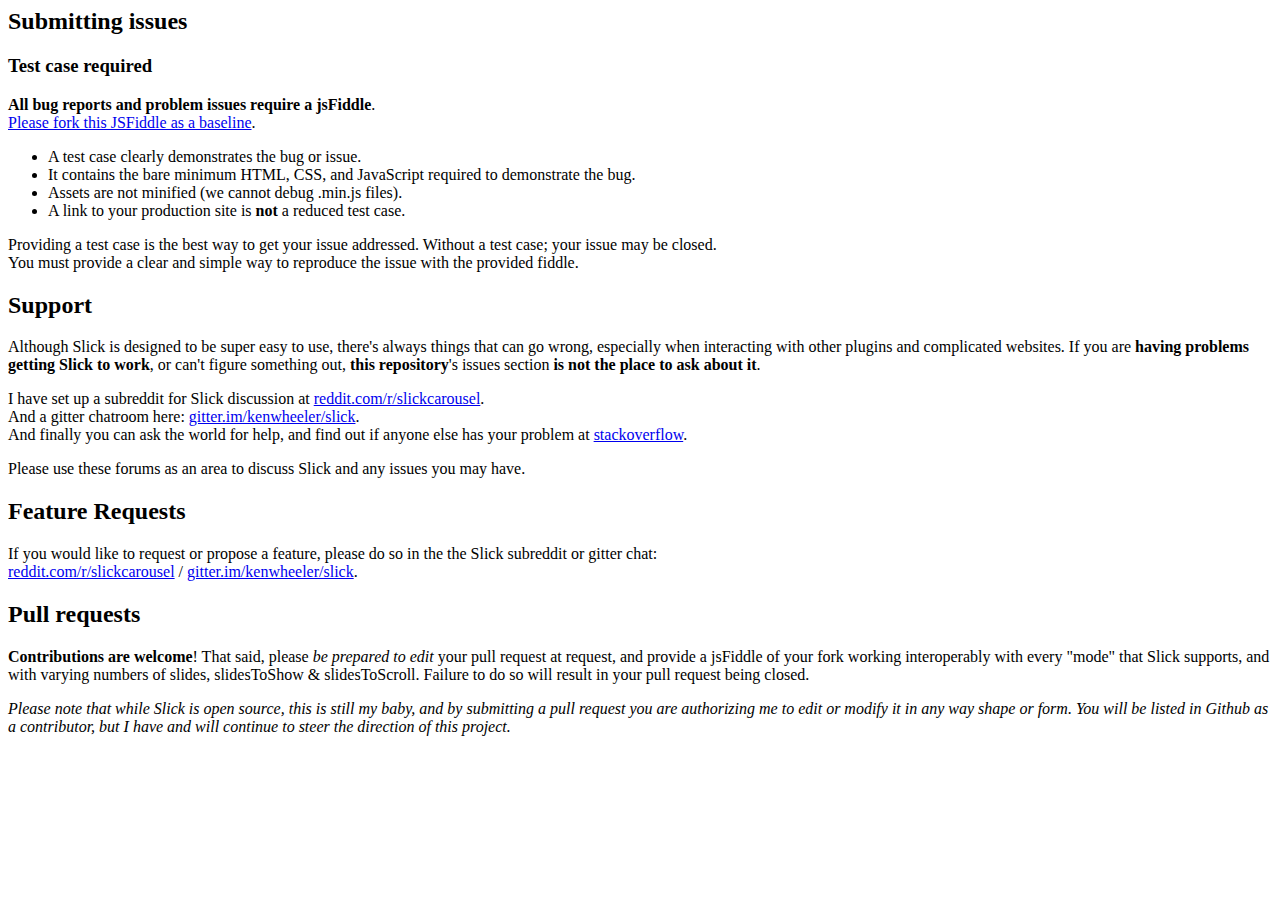
<file: slick-1.8.1/CONTRIBUTING.html>
<html>
      <head>
        <meta charset="UTF-8">
        <title>CONTRIBUTING.markdown</title>
      </head>
      <body>
        <h2 id="submitting-issues">Submitting issues</h2>
<h3 id="test-case-required">Test case required</h3>
<p><strong>All bug reports and problem issues require a jsFiddle</strong>.<br><a href="http://jsfiddle.net/simeydotme/fmo50w7n/">Please fork this JSFiddle as a baseline</a>.</p>
<ul>
<li>A test case clearly demonstrates the bug or issue.</li>
<li>It contains the bare minimum HTML, CSS, and JavaScript required to demonstrate the bug.</li>
<li>Assets are not minified (we cannot debug .min.js files).</li>
<li>A link to your production site is <strong>not</strong> a reduced test case.</li>
</ul>
<p>Providing a test case is the best way to get your issue addressed. Without a test case; your issue may be closed.<br>You must provide a clear and simple way to reproduce the issue with the provided fiddle.</p>
<h2 id="support">Support</h2>
<p>Although Slick is designed to be super easy to use, there&#39;s always things that can go wrong, especially when interacting with other plugins and complicated websites. If you are <strong>having problems getting Slick to work</strong>, or can&#39;t figure something out, <strong>this repository</strong>&#39;s issues section <strong>is not the place to ask about it</strong>.  </p>
<p>I have set up a subreddit for Slick discussion at <a href="http://www.reddit.com/r/slickcarousel/">reddit.com/r/slickcarousel</a>.<br>And a gitter chatroom here: <a href="https://gitter.im/kenwheeler/slick">gitter.im/kenwheeler/slick</a>.<br>And finally you can ask the world for help, and find out if anyone else has your problem at <a href="http://stackoverflow.com/search?q=slick+carousel">stackoverflow</a>.</p>
<p>Please use these forums as an area to discuss Slick and any issues you may have.</p>
<h2 id="feature-requests">Feature Requests</h2>
<p>If you would like to request or propose a feature, please do so in the the Slick subreddit or gitter chat:<br><a href="http://www.reddit.com/r/slickcarousel/">reddit.com/r/slickcarousel</a> / <a href="https://gitter.im/kenwheeler/slick">gitter.im/kenwheeler/slick</a>.</p>
<h2 id="pull-requests">Pull requests</h2>
<p><strong>Contributions are welcome</strong>! That said, please <em>be prepared to edit</em> your pull request at request, and provide a jsFiddle of your fork working interoperably with every &quot;mode&quot; that Slick supports, and with varying numbers of slides, slidesToShow &amp; slidesToScroll. Failure to do so will result in your pull request being closed.</p>
<p><em>Please note that while Slick is open source, this is still my baby, and by submitting a pull request you are authorizing me to edit or modify it in any way shape or form. You will be listed in Github as a contributor, but I have and will continue to steer the direction of this project.</em></p>

      </body>
    </html>
</file>
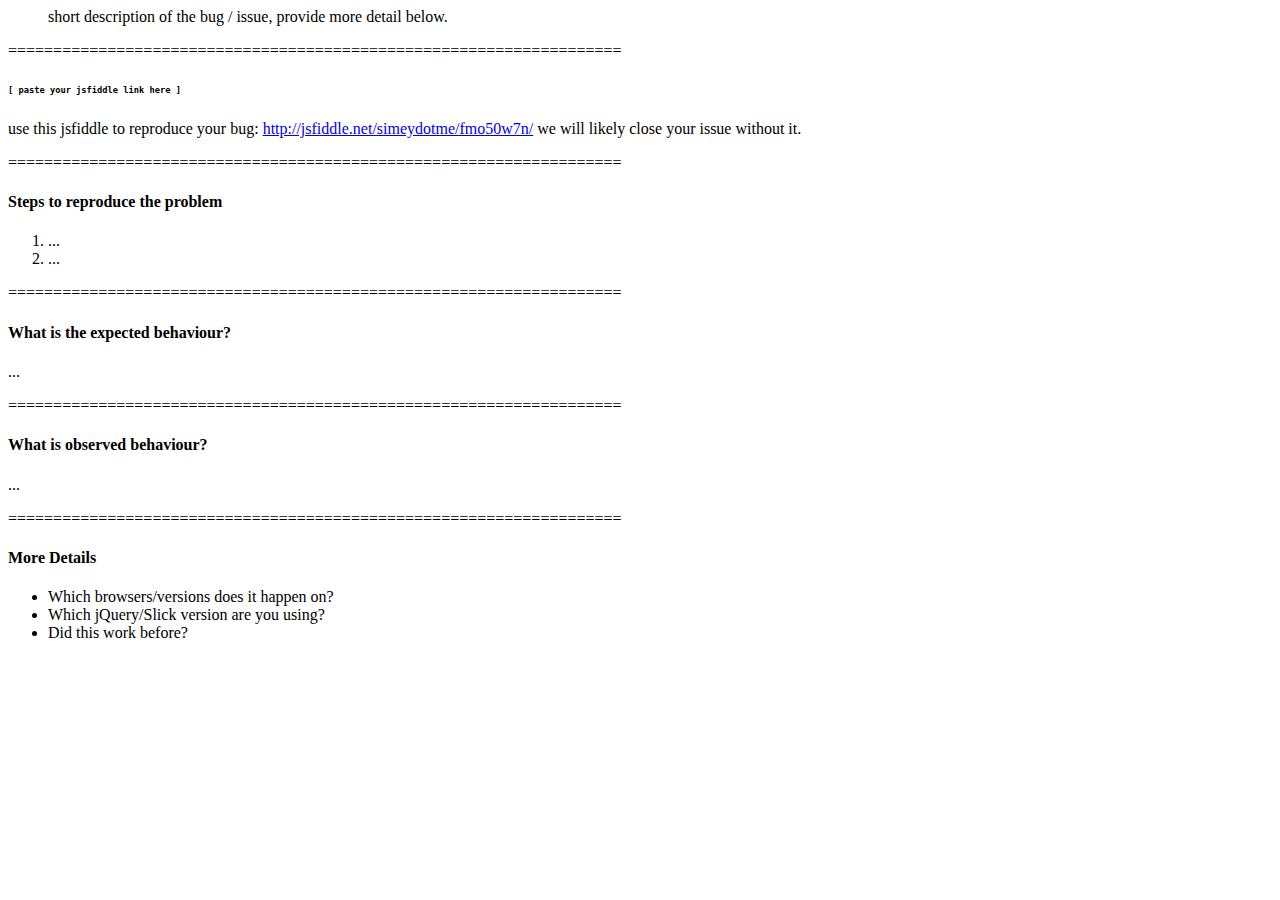
<file: slick-1.8.1/ISSUE_TEMPLATE.html>
<html>
      <head>
        <meta charset="UTF-8">
        <title>ISSUE_TEMPLATE.md</title>
      </head>
      <body>
        <blockquote>
<p>short description of the bug / issue, provide more detail below.</p>
</blockquote>
<p>====================================================================</p>
<h6 id="-paste-your-jsfiddle-link-here-"><code>[  paste your jsfiddle link here  ]</code></h6>
<p>use this jsfiddle to reproduce your bug: 
<a href="http://jsfiddle.net/simeydotme/fmo50w7n/">http://jsfiddle.net/simeydotme/fmo50w7n/</a> 
we will likely close your issue without it.</p>
<p>====================================================================</p>
<h4 id="steps-to-reproduce-the-problem">Steps to reproduce the problem</h4>
<ol>
<li>...  </li>
<li>...  </li>
</ol>
<p>====================================================================</p>
<h4 id="what-is-the-expected-behaviour-">What is the expected behaviour?</h4>
<p>...  </p>
<p>====================================================================</p>
<h4 id="what-is-observed-behaviour-">What is observed behaviour?</h4>
<p>...  </p>
<p>====================================================================</p>
<h4 id="more-details">More Details</h4>
<ul>
<li>Which browsers/versions does it happen on?</li>
<li>Which jQuery/Slick version are you using?</li>
<li>Did this work before?</li>
</ul>

      </body>
    </html>
</file>
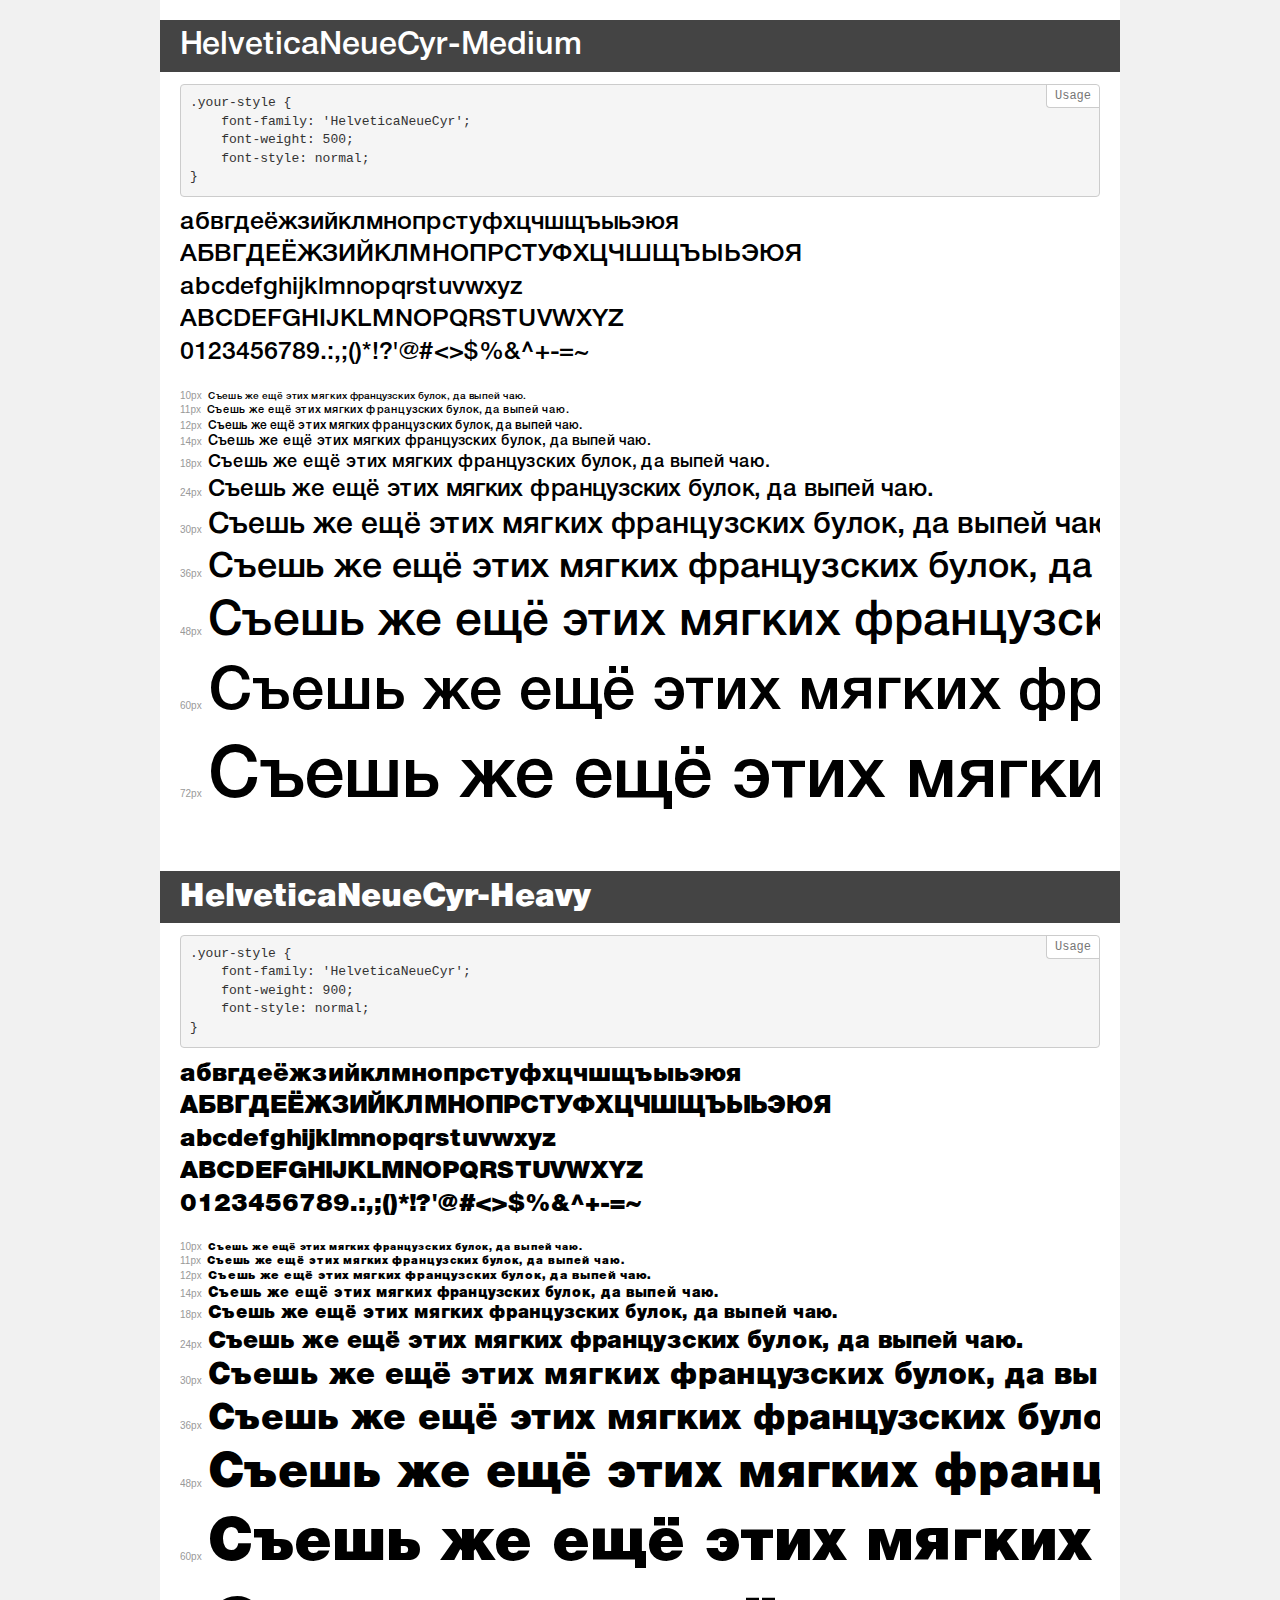
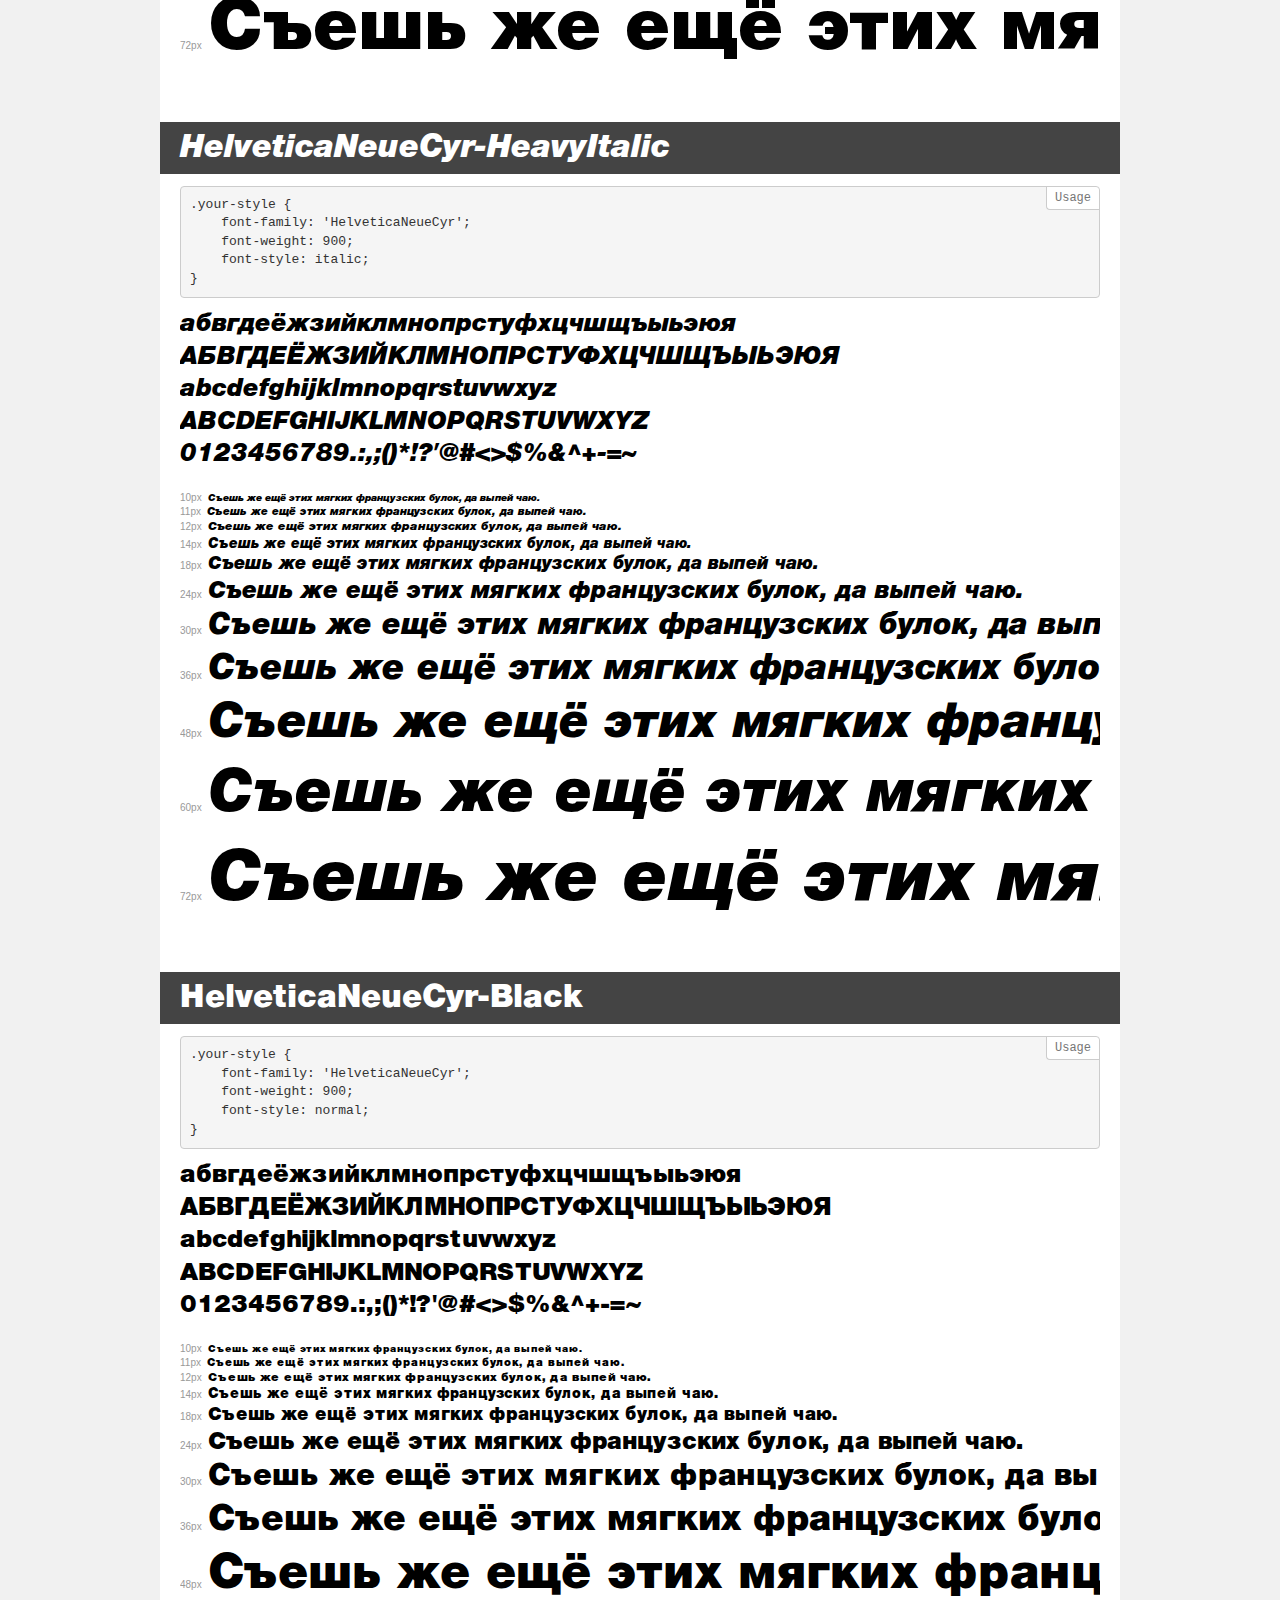
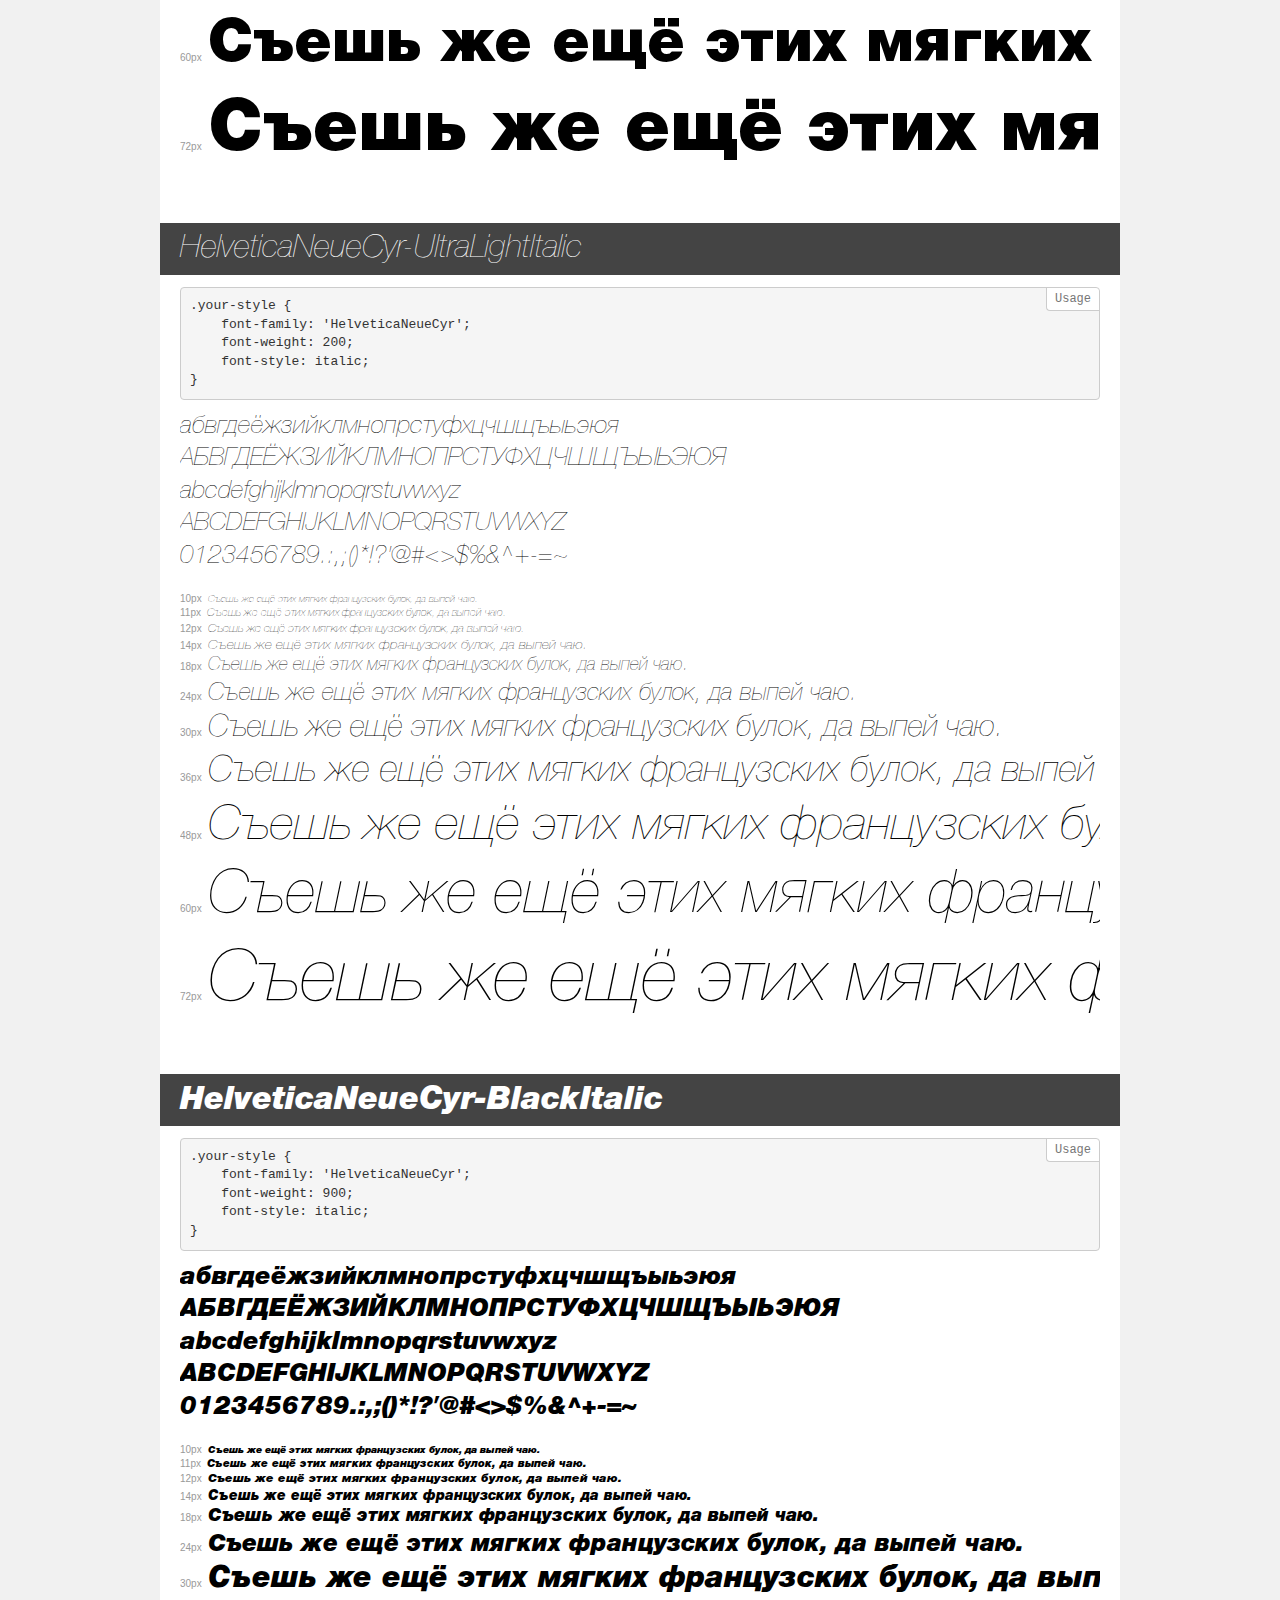
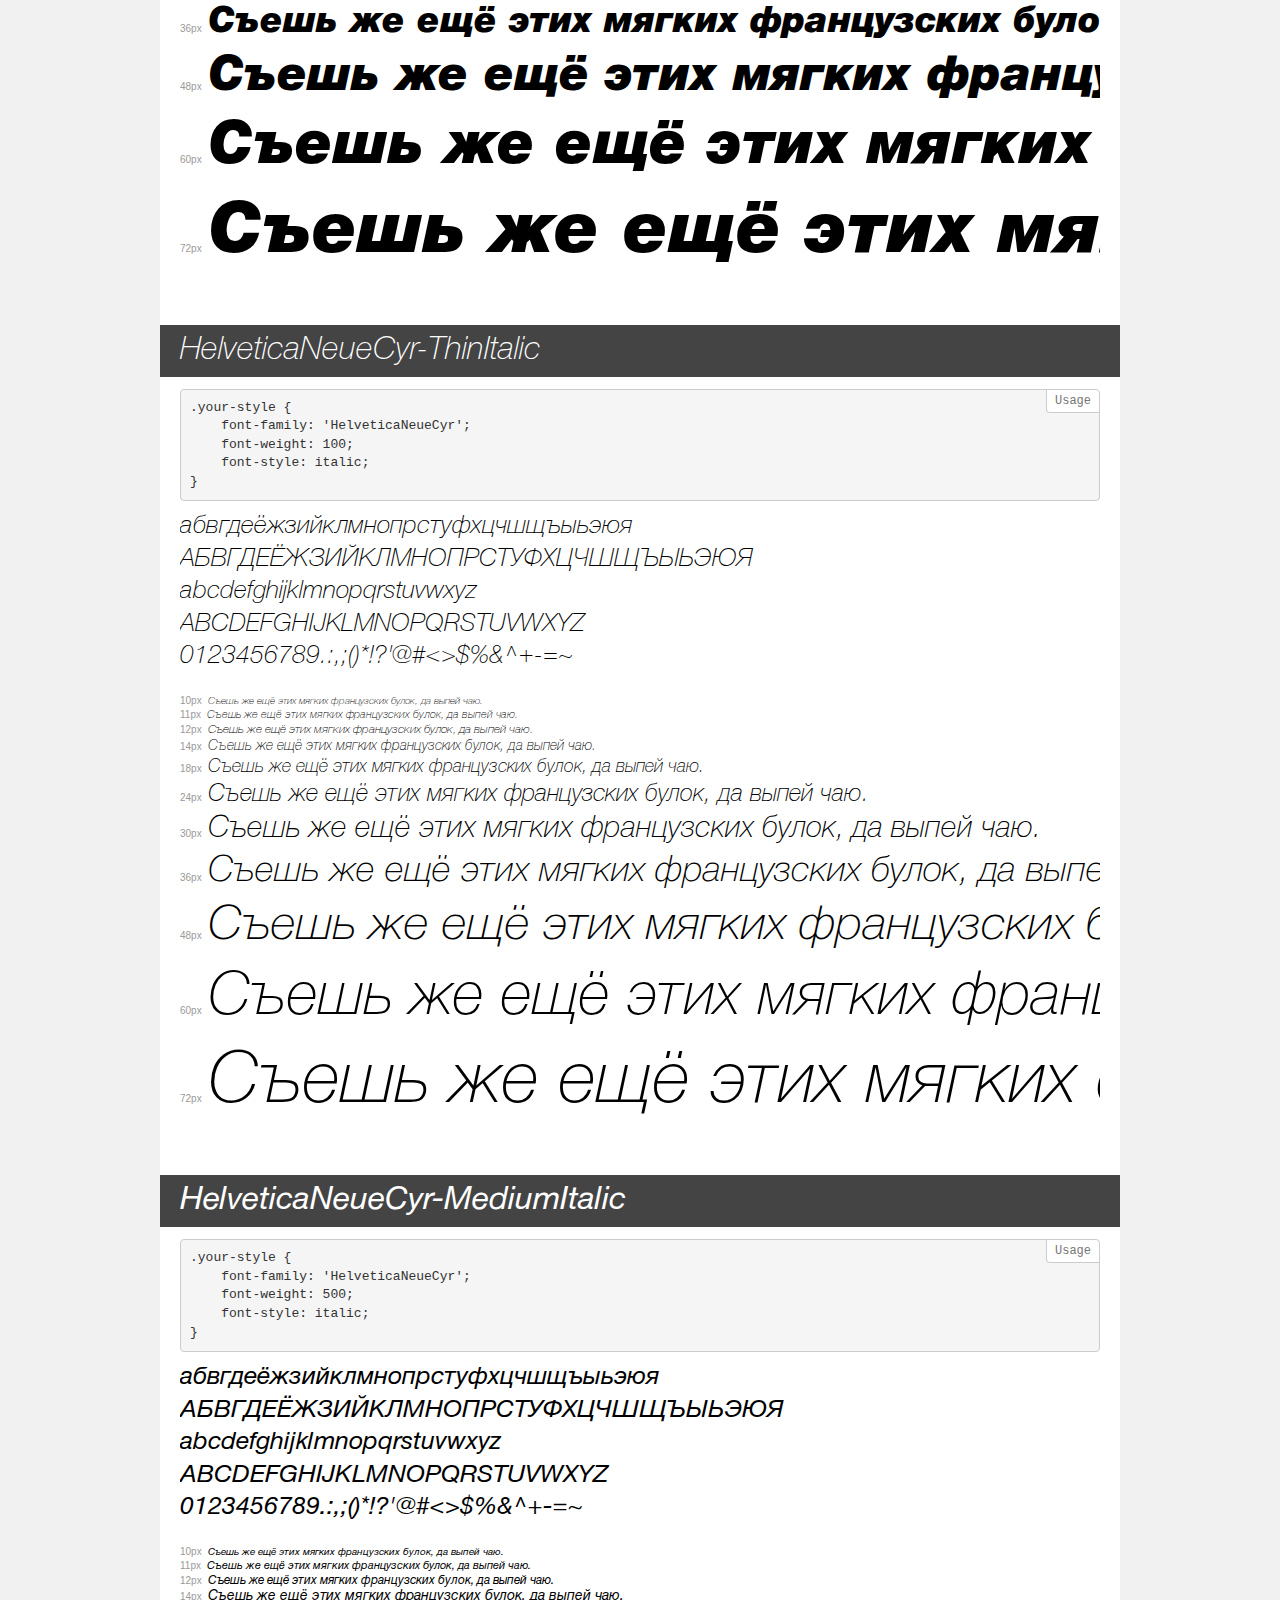
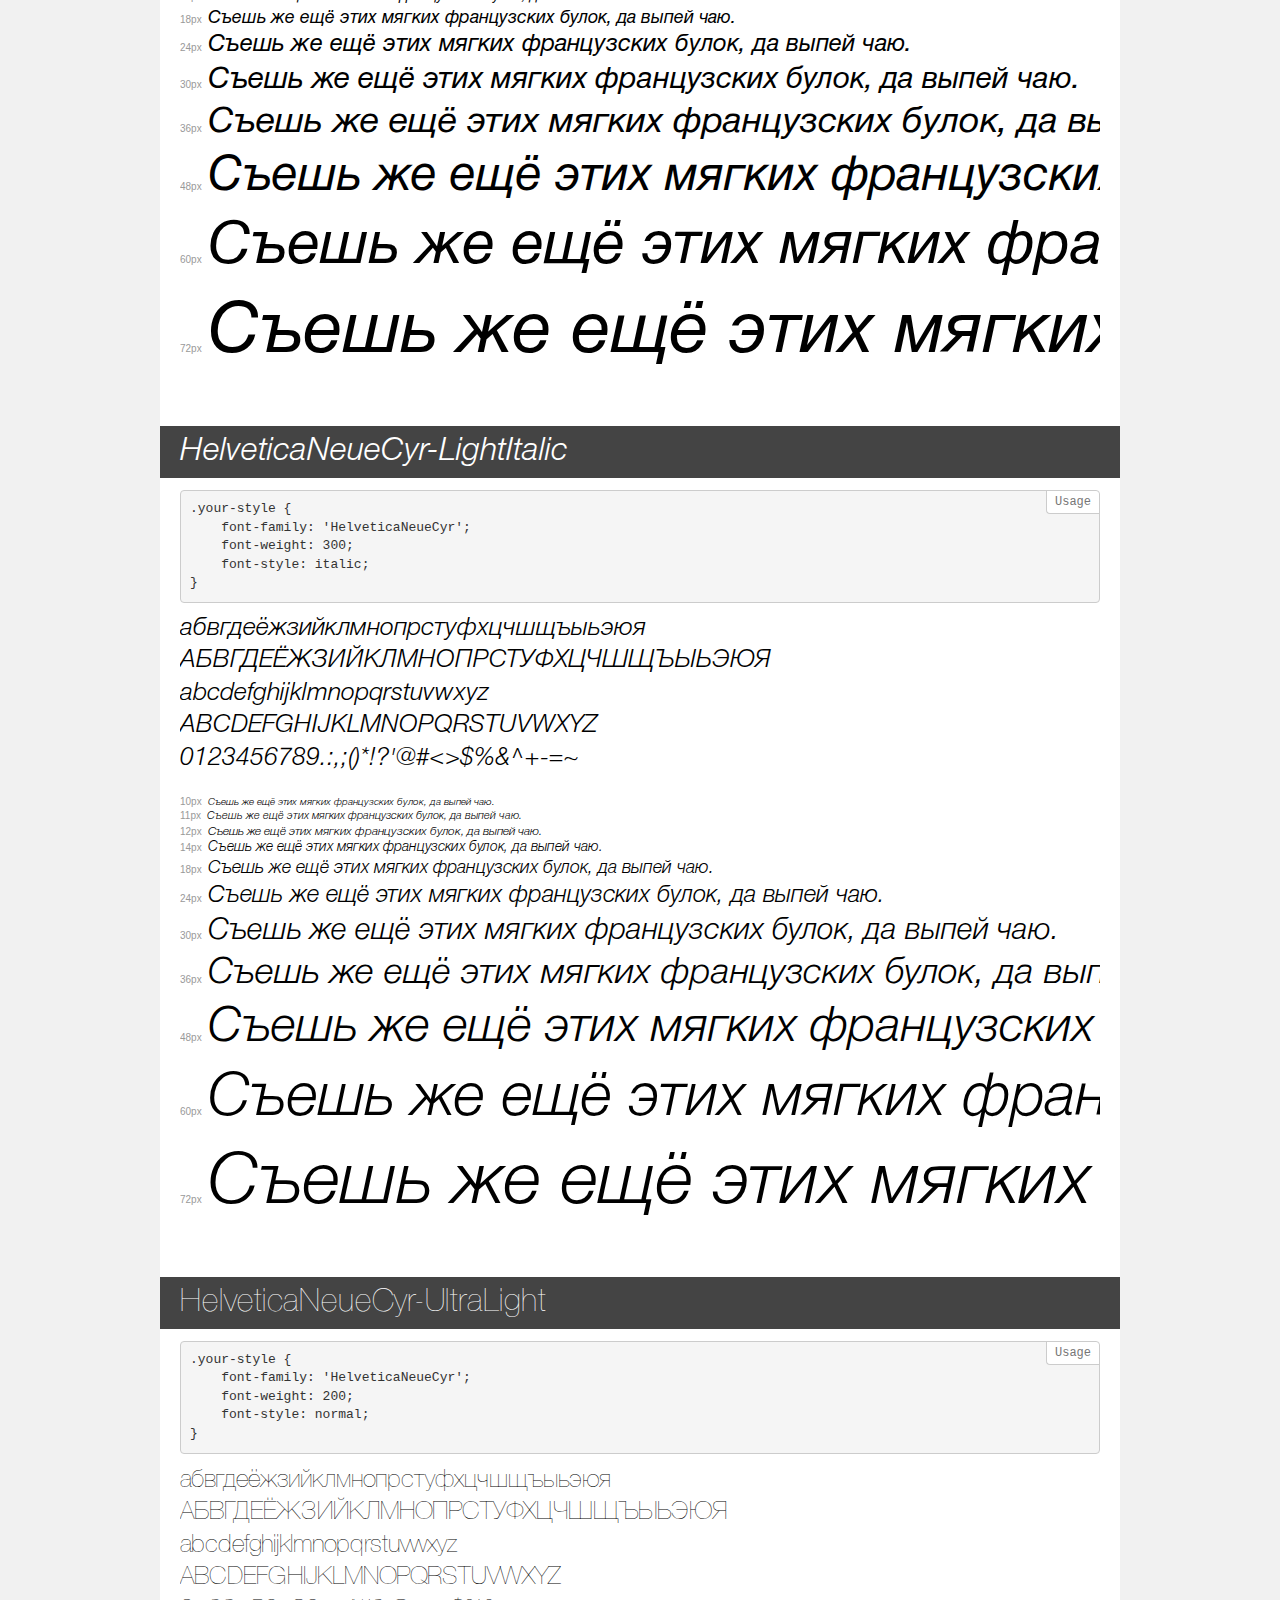
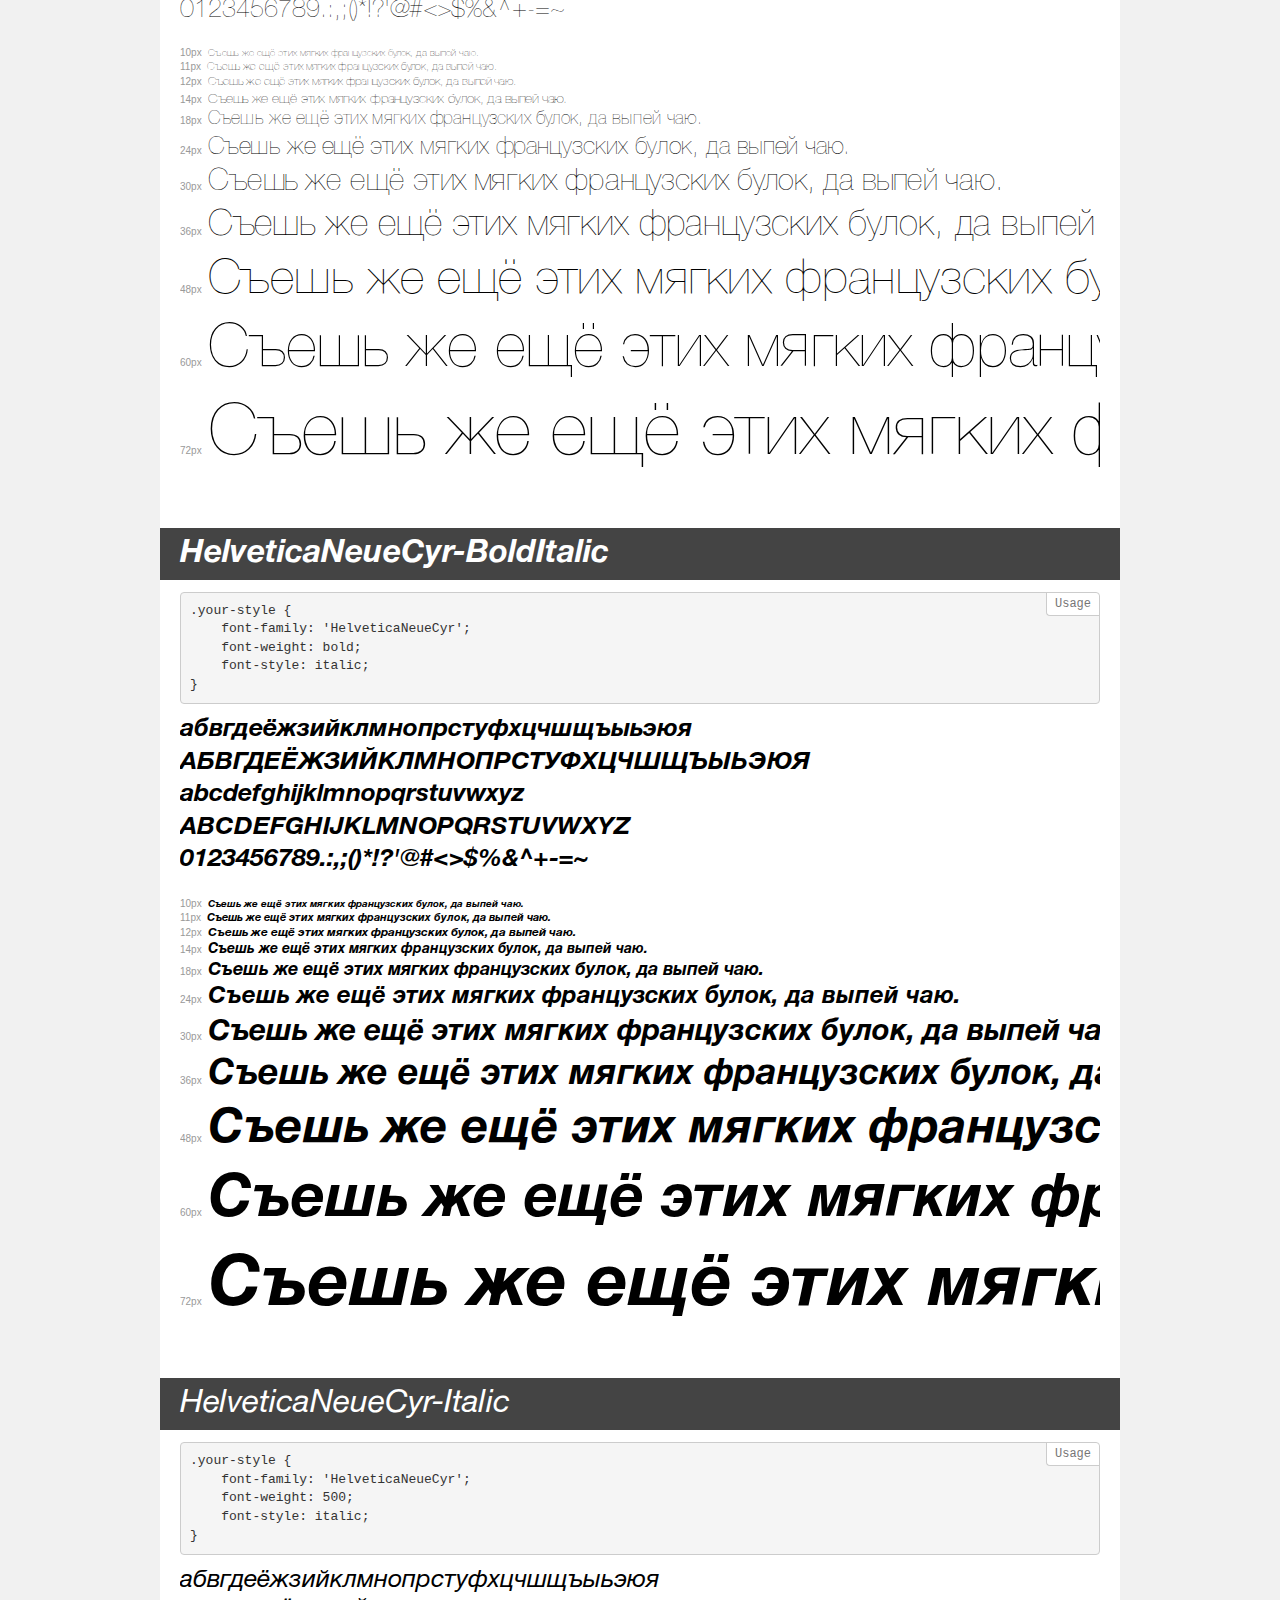
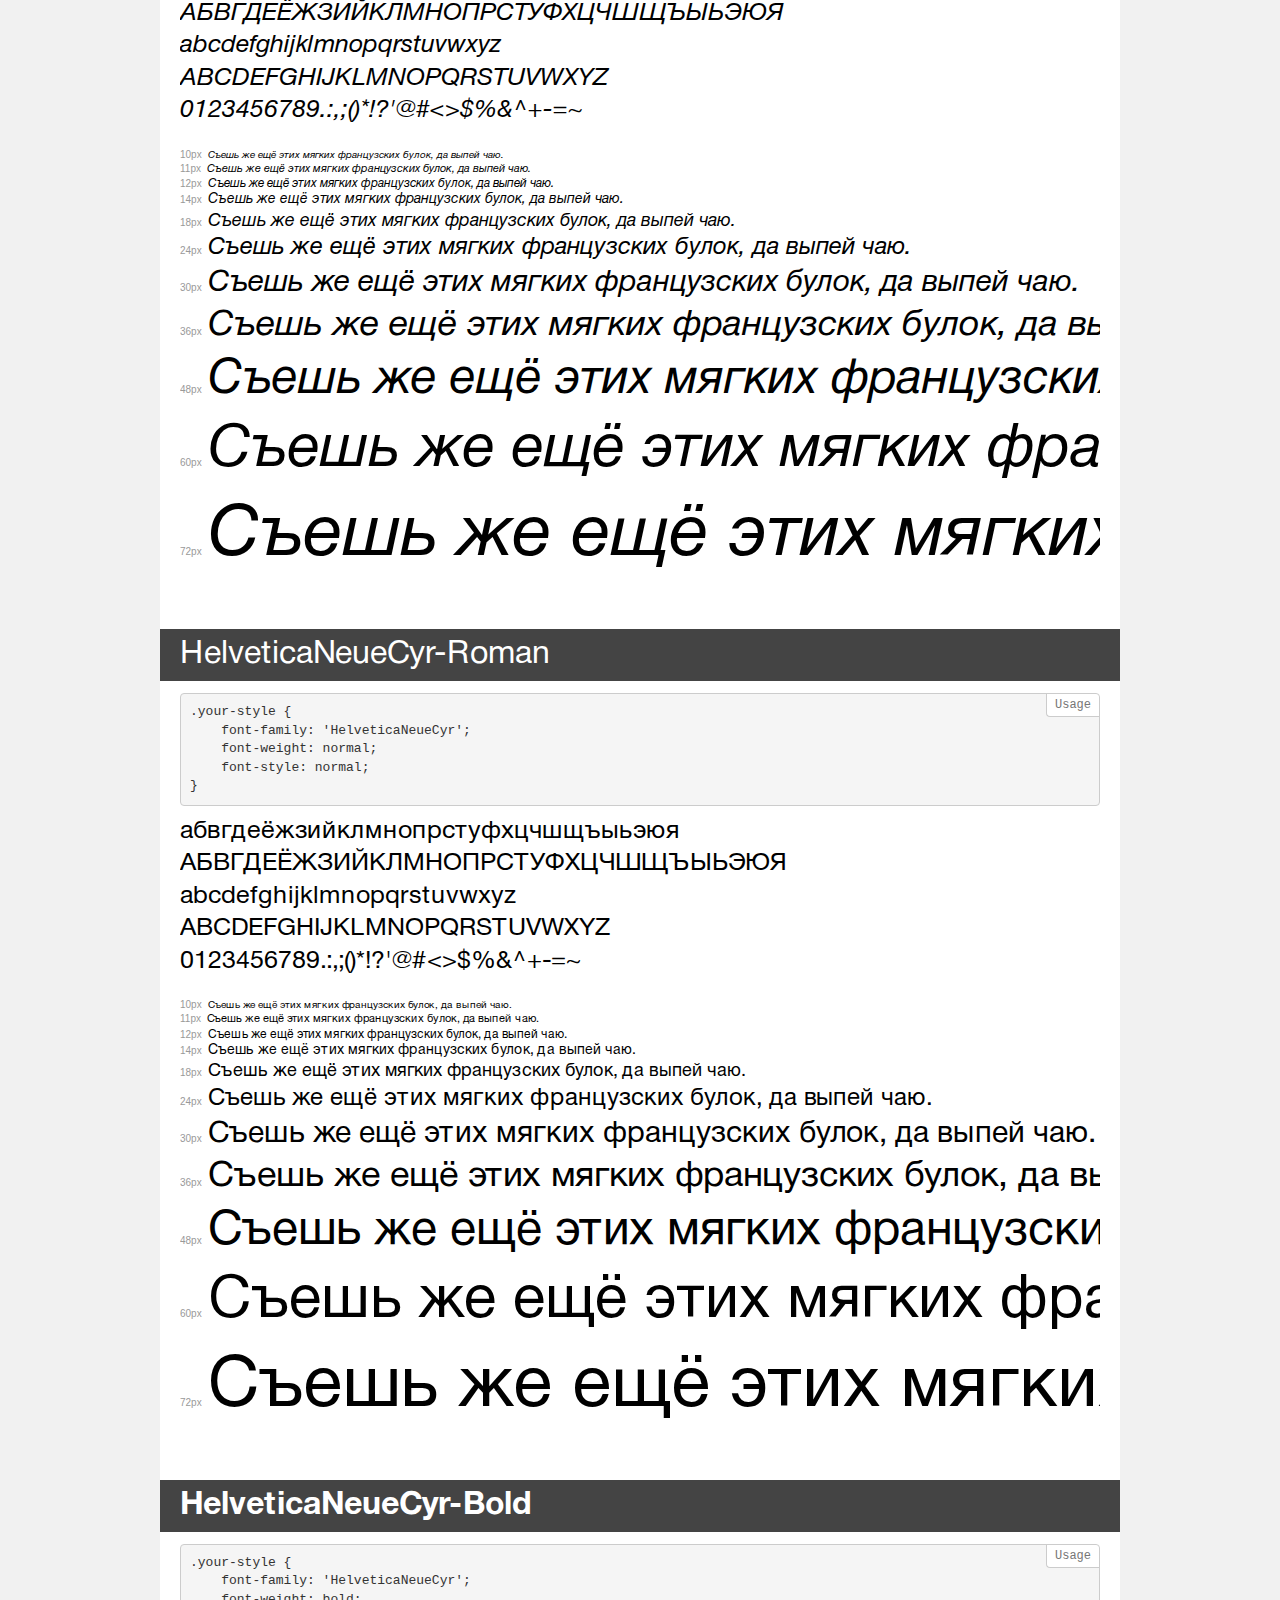
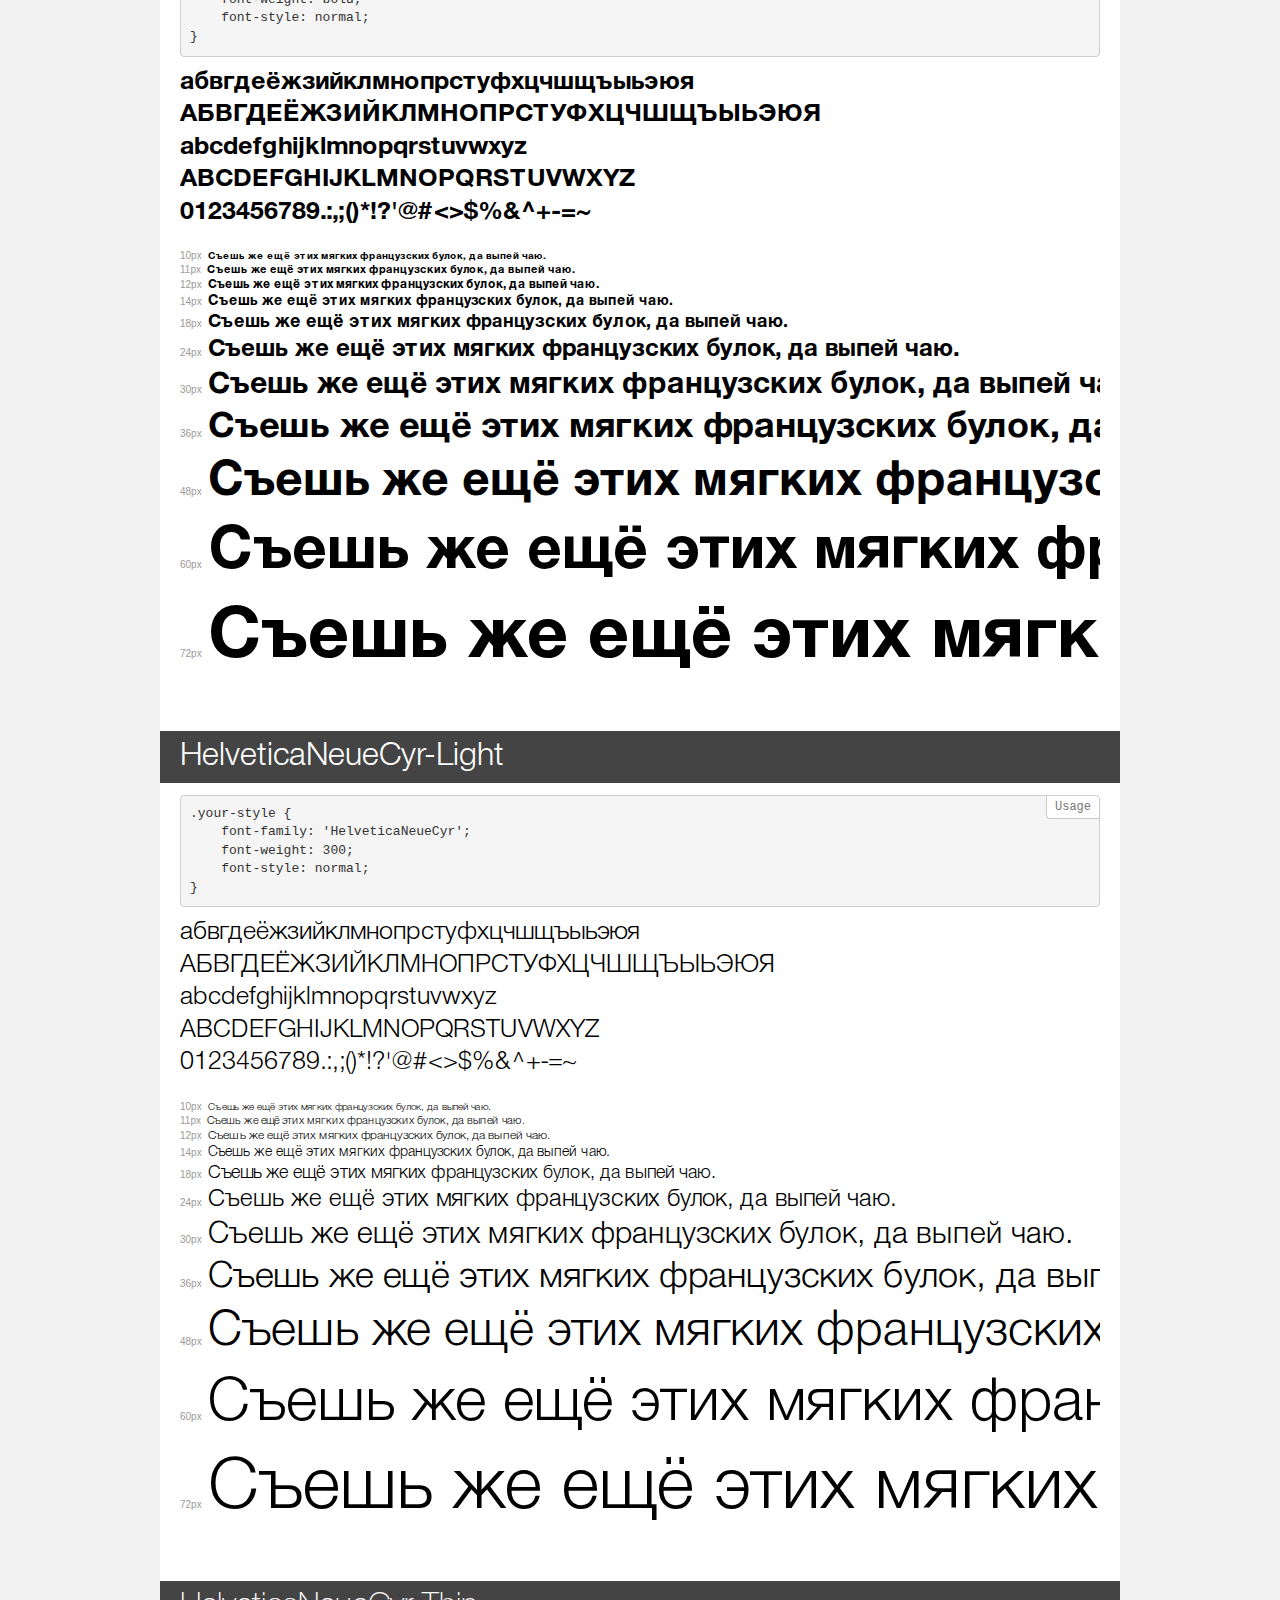
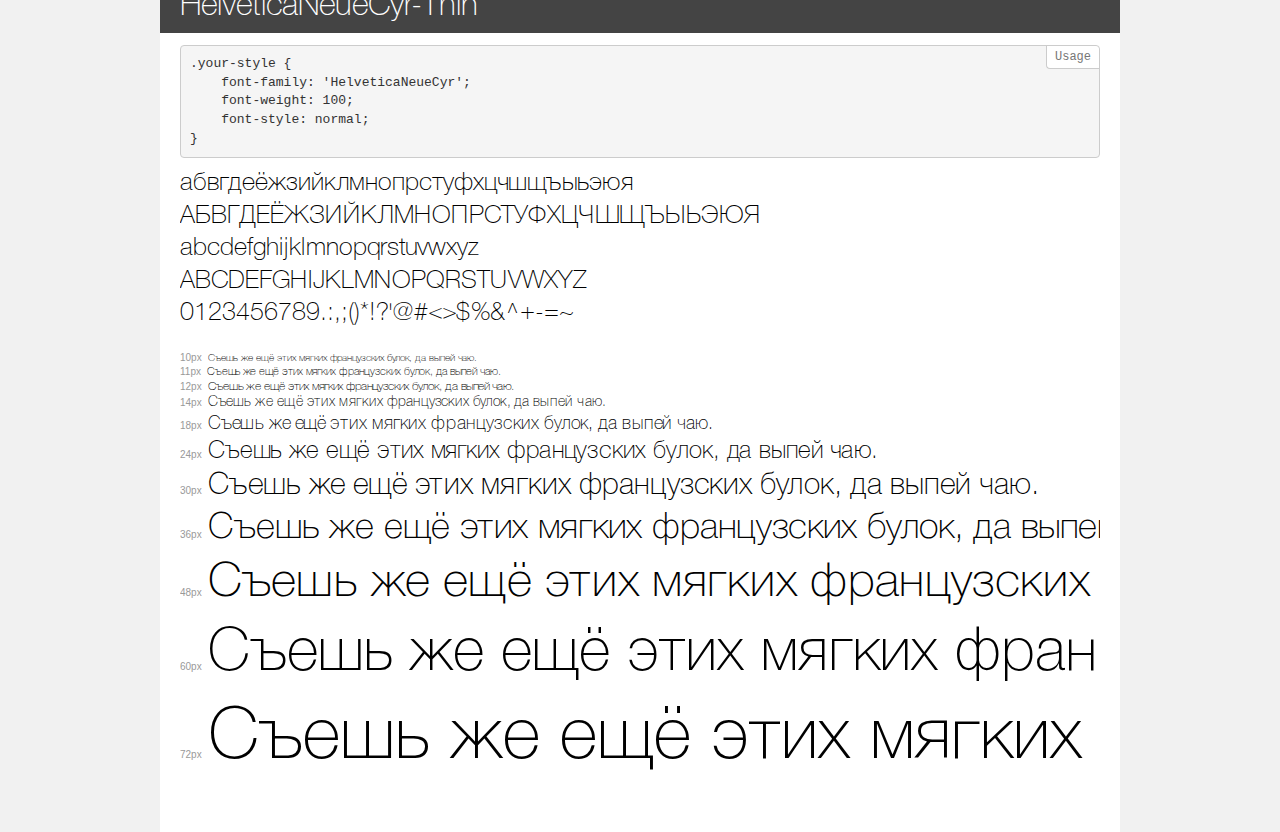
<file: fonts/HelveticaNeueCyr/demo.html>
<!DOCTYPE html>
<html>
<head>
	<meta charset="utf-8">
	<meta http-equiv="X-UA-Compatible" content="IE=edge">
	<meta name="viewport" content="width=device-width, initial-scale=1">
	<meta name="robots" content="noindex, noarchive">
	<title>Transfonter demo</title>
	<link href="stylesheet.css" rel="stylesheet">
	<style>
		/*
		http://meyerweb.com/eric/tools/css/reset/
		v2.0 | 20110126
		License: none (public domain)
		*/
		html, body, div, span, applet, object, iframe,
		h1, h2, h3, h4, h5, h6, p, blockquote, pre,
		a, abbr, acronym, address, big, cite, code,
		del, dfn, em, img, ins, kbd, q, s, samp,
		small, strike, strong, sub, sup, tt, var,
		b, u, i, center,
		dl, dt, dd, ol, ul, li,
		fieldset, form, label, legend,
		table, caption, tbody, tfoot, thead, tr, th, td,
		article, aside, canvas, details, embed,
		figure, figcaption, footer, header, hgroup,
		menu, nav, output, ruby, section, summary,
		time, mark, audio, video {
			margin: 0;
			padding: 0;
			border: 0;
			font-size: 100%;
			font: inherit;
			vertical-align: baseline;
		}
		/* HTML5 display-role reset for older browsers */
		article, aside, details, figcaption, figure,
		footer, header, hgroup, menu, nav, section {
			display: block;
		}
		body {
			line-height: 1;
		}
		ol, ul {
			list-style: none;
		}
		blockquote, q {
			quotes: none;
		}
		blockquote:before, blockquote:after,
		q:before, q:after {
			content: '';
			content: none;
		}
		table {
			border-collapse: collapse;
			border-spacing: 0;
		}
		/* common styles */
		body {
			background: #f1f1f1;
			color: #000;
		}
		.page {
			background: #fff;
			width: 920px;
			margin: 0 auto;
			padding: 20px 20px 0 20px;
			overflow: hidden;
		}
		.font-container {
			overflow-x: auto;
			overflow-y: hidden;
			margin-bottom: 40px;
			line-height: 1.3;
			white-space: nowrap;
			padding-bottom: 5px;
		}
		h1 {
			position: relative;
			background: #444;
			font-size: 32px;
			color: #fff;
			padding: 10px 20px;
			margin: 0 -20px 12px -20px;
		}
		.letters {
			font-size: 25px;
			margin-bottom: 20px;
		}
		.s10:before {
			content: '10px';
		}
		.s11:before {
			content: '11px';
		}
		.s12:before {
			content: '12px';
		}
		.s14:before {
			content: '14px';
		}
		.s18:before {
			content: '18px';
		}
		.s24:before {
			content: '24px';
		}
		.s30:before {
			content: '30px';
		}
		.s36:before {
			content: '36px';
		}
		.s48:before {
			content: '48px';
		}
		.s60:before {
			content: '60px';
		}
		.s72:before {
			content: '72px';
		}
		.s10:before, .s11:before, .s12:before, .s14:before,
		.s18:before, .s24:before, .s30:before, .s36:before,
		.s48:before, .s60:before, .s72:before {
			font-family: Arial, sans-serif;
			font-size: 10px;
			font-weight: normal;
			font-style: normal;
			color: #999;
			padding-right: 6px;
		}
		pre {
			display: block;
			position: relative;
			padding: 9px;
			margin: 0 0 10px;
			font-family: Monaco, Menlo, Consolas, "Courier New", monospace !important;
			font-size: 13px;
			line-height: 1.428571429;
			color: #333;
			font-weight: normal !important;
			font-style: normal !important;
			background-color: #f5f5f5;
			border: 1px solid #ccc;
			overflow-x: auto;
			border-radius: 4px;
		}
		pre:after {
			display: block;
			position: absolute;
			right: 0;
			top: 0;
			content: 'Usage';
			line-height: 1;
			padding: 5px 8px;
			font-size: 12px;
			color: #767676;
			background-color: #fff;
			border: 1px solid #ccc;
			border-right: none;
			border-top: none;
			border-radius: 0 4px 0 4px;
			z-index: 10;
		}
		/* responsive */
		@media (max-width: 959px) {
			.page {
				width: auto;
				margin: 0;
			}
		}
	</style>
</head>
<body>
<div class="page">
	<div class="demo" style="font-family: 'HelveticaNeueCyr'; font-weight: 500; font-style: normal;">
		<h1>HelveticaNeueCyr-Medium</h1>
		<pre>.your-style {
    font-family: 'HelveticaNeueCyr';
    font-weight: 500;
    font-style: normal;
}</pre>
		<div class="font-container">
			<p class="letters">
				абвгдеёжзийклмнопрстуфхцчшщъыьэюя <br />
				АБВГДЕЁЖЗИЙКЛМНОПРСТУФХЦЧШЩЪЫЬЭЮЯ <br />
				abcdefghijklmnopqrstuvwxyz <br />
				ABCDEFGHIJKLMNOPQRSTUVWXYZ <br />				0123456789.:,;()*!?'@#<>$%&^+-=~
			</p>
			<p class="s10" style="font-size: 10px;">Съешь же ещё этих мягких французских булок, да выпей чаю.</p>
			<p class="s11" style="font-size: 11px;">Съешь же ещё этих мягких французских булок, да выпей чаю.</p>
			<p class="s12" style="font-size: 12px;">Съешь же ещё этих мягких французских булок, да выпей чаю.</p>
			<p class="s14" style="font-size: 14px;">Съешь же ещё этих мягких французских булок, да выпей чаю.</p>
			<p class="s18" style="font-size: 18px;">Съешь же ещё этих мягких французских булок, да выпей чаю.</p>
			<p class="s24" style="font-size: 24px;">Съешь же ещё этих мягких французских булок, да выпей чаю.</p>
			<p class="s30" style="font-size: 30px;">Съешь же ещё этих мягких французских булок, да выпей чаю.</p>
			<p class="s36" style="font-size: 36px;">Съешь же ещё этих мягких французских булок, да выпей чаю.</p>
			<p class="s48" style="font-size: 48px;">Съешь же ещё этих мягких французских булок, да выпей чаю.</p>
			<p class="s60" style="font-size: 60px;">Съешь же ещё этих мягких французских булок, да выпей чаю.</p>
			<p class="s72" style="font-size: 72px;">Съешь же ещё этих мягких французских булок, да выпей чаю.</p>
		</div>
	</div>
	<div class="demo" style="font-family: 'HelveticaNeueCyr'; font-weight: 900; font-style: normal;">
		<h1>HelveticaNeueCyr-Heavy</h1>
		<pre>.your-style {
    font-family: 'HelveticaNeueCyr';
    font-weight: 900;
    font-style: normal;
}</pre>
		<div class="font-container">
			<p class="letters">
				абвгдеёжзийклмнопрстуфхцчшщъыьэюя <br />
				АБВГДЕЁЖЗИЙКЛМНОПРСТУФХЦЧШЩЪЫЬЭЮЯ <br />
				abcdefghijklmnopqrstuvwxyz <br />
				ABCDEFGHIJKLMNOPQRSTUVWXYZ <br />				0123456789.:,;()*!?'@#<>$%&^+-=~
			</p>
			<p class="s10" style="font-size: 10px;">Съешь же ещё этих мягких французских булок, да выпей чаю.</p>
			<p class="s11" style="font-size: 11px;">Съешь же ещё этих мягких французских булок, да выпей чаю.</p>
			<p class="s12" style="font-size: 12px;">Съешь же ещё этих мягких французских булок, да выпей чаю.</p>
			<p class="s14" style="font-size: 14px;">Съешь же ещё этих мягких французских булок, да выпей чаю.</p>
			<p class="s18" style="font-size: 18px;">Съешь же ещё этих мягких французских булок, да выпей чаю.</p>
			<p class="s24" style="font-size: 24px;">Съешь же ещё этих мягких французских булок, да выпей чаю.</p>
			<p class="s30" style="font-size: 30px;">Съешь же ещё этих мягких французских булок, да выпей чаю.</p>
			<p class="s36" style="font-size: 36px;">Съешь же ещё этих мягких французских булок, да выпей чаю.</p>
			<p class="s48" style="font-size: 48px;">Съешь же ещё этих мягких французских булок, да выпей чаю.</p>
			<p class="s60" style="font-size: 60px;">Съешь же ещё этих мягких французских булок, да выпей чаю.</p>
			<p class="s72" style="font-size: 72px;">Съешь же ещё этих мягких французских булок, да выпей чаю.</p>
		</div>
	</div>
	<div class="demo" style="font-family: 'HelveticaNeueCyr'; font-weight: 900; font-style: italic;">
		<h1>HelveticaNeueCyr-HeavyItalic</h1>
		<pre>.your-style {
    font-family: 'HelveticaNeueCyr';
    font-weight: 900;
    font-style: italic;
}</pre>
		<div class="font-container">
			<p class="letters">
				абвгдеёжзийклмнопрстуфхцчшщъыьэюя <br />
				АБВГДЕЁЖЗИЙКЛМНОПРСТУФХЦЧШЩЪЫЬЭЮЯ <br />
				abcdefghijklmnopqrstuvwxyz <br />
				ABCDEFGHIJKLMNOPQRSTUVWXYZ <br />				0123456789.:,;()*!?'@#<>$%&^+-=~
			</p>
			<p class="s10" style="font-size: 10px;">Съешь же ещё этих мягких французских булок, да выпей чаю.</p>
			<p class="s11" style="font-size: 11px;">Съешь же ещё этих мягких французских булок, да выпей чаю.</p>
			<p class="s12" style="font-size: 12px;">Съешь же ещё этих мягких французских булок, да выпей чаю.</p>
			<p class="s14" style="font-size: 14px;">Съешь же ещё этих мягких французских булок, да выпей чаю.</p>
			<p class="s18" style="font-size: 18px;">Съешь же ещё этих мягких французских булок, да выпей чаю.</p>
			<p class="s24" style="font-size: 24px;">Съешь же ещё этих мягких французских булок, да выпей чаю.</p>
			<p class="s30" style="font-size: 30px;">Съешь же ещё этих мягких французских булок, да выпей чаю.</p>
			<p class="s36" style="font-size: 36px;">Съешь же ещё этих мягких французских булок, да выпей чаю.</p>
			<p class="s48" style="font-size: 48px;">Съешь же ещё этих мягких французских булок, да выпей чаю.</p>
			<p class="s60" style="font-size: 60px;">Съешь же ещё этих мягких французских булок, да выпей чаю.</p>
			<p class="s72" style="font-size: 72px;">Съешь же ещё этих мягких французских булок, да выпей чаю.</p>
		</div>
	</div>
	<div class="demo" style="font-family: 'HelveticaNeueCyr'; font-weight: 900; font-style: normal;">
		<h1>HelveticaNeueCyr-Black</h1>
		<pre>.your-style {
    font-family: 'HelveticaNeueCyr';
    font-weight: 900;
    font-style: normal;
}</pre>
		<div class="font-container">
			<p class="letters">
				абвгдеёжзийклмнопрстуфхцчшщъыьэюя <br />
				АБВГДЕЁЖЗИЙКЛМНОПРСТУФХЦЧШЩЪЫЬЭЮЯ <br />
				abcdefghijklmnopqrstuvwxyz <br />
				ABCDEFGHIJKLMNOPQRSTUVWXYZ <br />				0123456789.:,;()*!?'@#<>$%&^+-=~
			</p>
			<p class="s10" style="font-size: 10px;">Съешь же ещё этих мягких французских булок, да выпей чаю.</p>
			<p class="s11" style="font-size: 11px;">Съешь же ещё этих мягких французских булок, да выпей чаю.</p>
			<p class="s12" style="font-size: 12px;">Съешь же ещё этих мягких французских булок, да выпей чаю.</p>
			<p class="s14" style="font-size: 14px;">Съешь же ещё этих мягких французских булок, да выпей чаю.</p>
			<p class="s18" style="font-size: 18px;">Съешь же ещё этих мягких французских булок, да выпей чаю.</p>
			<p class="s24" style="font-size: 24px;">Съешь же ещё этих мягких французских булок, да выпей чаю.</p>
			<p class="s30" style="font-size: 30px;">Съешь же ещё этих мягких французских булок, да выпей чаю.</p>
			<p class="s36" style="font-size: 36px;">Съешь же ещё этих мягких французских булок, да выпей чаю.</p>
			<p class="s48" style="font-size: 48px;">Съешь же ещё этих мягких французских булок, да выпей чаю.</p>
			<p class="s60" style="font-size: 60px;">Съешь же ещё этих мягких французских булок, да выпей чаю.</p>
			<p class="s72" style="font-size: 72px;">Съешь же ещё этих мягких французских булок, да выпей чаю.</p>
		</div>
	</div>
	<div class="demo" style="font-family: 'HelveticaNeueCyr'; font-weight: 200; font-style: italic;">
		<h1>HelveticaNeueCyr-UltraLightItalic</h1>
		<pre>.your-style {
    font-family: 'HelveticaNeueCyr';
    font-weight: 200;
    font-style: italic;
}</pre>
		<div class="font-container">
			<p class="letters">
				абвгдеёжзийклмнопрстуфхцчшщъыьэюя <br />
				АБВГДЕЁЖЗИЙКЛМНОПРСТУФХЦЧШЩЪЫЬЭЮЯ <br />
				abcdefghijklmnopqrstuvwxyz <br />
				ABCDEFGHIJKLMNOPQRSTUVWXYZ <br />				0123456789.:,;()*!?'@#<>$%&^+-=~
			</p>
			<p class="s10" style="font-size: 10px;">Съешь же ещё этих мягких французских булок, да выпей чаю.</p>
			<p class="s11" style="font-size: 11px;">Съешь же ещё этих мягких французских булок, да выпей чаю.</p>
			<p class="s12" style="font-size: 12px;">Съешь же ещё этих мягких французских булок, да выпей чаю.</p>
			<p class="s14" style="font-size: 14px;">Съешь же ещё этих мягких французских булок, да выпей чаю.</p>
			<p class="s18" style="font-size: 18px;">Съешь же ещё этих мягких французских булок, да выпей чаю.</p>
			<p class="s24" style="font-size: 24px;">Съешь же ещё этих мягких французских булок, да выпей чаю.</p>
			<p class="s30" style="font-size: 30px;">Съешь же ещё этих мягких французских булок, да выпей чаю.</p>
			<p class="s36" style="font-size: 36px;">Съешь же ещё этих мягких французских булок, да выпей чаю.</p>
			<p class="s48" style="font-size: 48px;">Съешь же ещё этих мягких французских булок, да выпей чаю.</p>
			<p class="s60" style="font-size: 60px;">Съешь же ещё этих мягких французских булок, да выпей чаю.</p>
			<p class="s72" style="font-size: 72px;">Съешь же ещё этих мягких французских булок, да выпей чаю.</p>
		</div>
	</div>
	<div class="demo" style="font-family: 'HelveticaNeueCyr'; font-weight: 900; font-style: italic;">
		<h1>HelveticaNeueCyr-BlackItalic</h1>
		<pre>.your-style {
    font-family: 'HelveticaNeueCyr';
    font-weight: 900;
    font-style: italic;
}</pre>
		<div class="font-container">
			<p class="letters">
				абвгдеёжзийклмнопрстуфхцчшщъыьэюя <br />
				АБВГДЕЁЖЗИЙКЛМНОПРСТУФХЦЧШЩЪЫЬЭЮЯ <br />
				abcdefghijklmnopqrstuvwxyz <br />
				ABCDEFGHIJKLMNOPQRSTUVWXYZ <br />				0123456789.:,;()*!?'@#<>$%&^+-=~
			</p>
			<p class="s10" style="font-size: 10px;">Съешь же ещё этих мягких французских булок, да выпей чаю.</p>
			<p class="s11" style="font-size: 11px;">Съешь же ещё этих мягких французских булок, да выпей чаю.</p>
			<p class="s12" style="font-size: 12px;">Съешь же ещё этих мягких французских булок, да выпей чаю.</p>
			<p class="s14" style="font-size: 14px;">Съешь же ещё этих мягких французских булок, да выпей чаю.</p>
			<p class="s18" style="font-size: 18px;">Съешь же ещё этих мягких французских булок, да выпей чаю.</p>
			<p class="s24" style="font-size: 24px;">Съешь же ещё этих мягких французских булок, да выпей чаю.</p>
			<p class="s30" style="font-size: 30px;">Съешь же ещё этих мягких французских булок, да выпей чаю.</p>
			<p class="s36" style="font-size: 36px;">Съешь же ещё этих мягких французских булок, да выпей чаю.</p>
			<p class="s48" style="font-size: 48px;">Съешь же ещё этих мягких французских булок, да выпей чаю.</p>
			<p class="s60" style="font-size: 60px;">Съешь же ещё этих мягких французских булок, да выпей чаю.</p>
			<p class="s72" style="font-size: 72px;">Съешь же ещё этих мягких французских булок, да выпей чаю.</p>
		</div>
	</div>
	<div class="demo" style="font-family: 'HelveticaNeueCyr'; font-weight: 100; font-style: italic;">
		<h1>HelveticaNeueCyr-ThinItalic</h1>
		<pre>.your-style {
    font-family: 'HelveticaNeueCyr';
    font-weight: 100;
    font-style: italic;
}</pre>
		<div class="font-container">
			<p class="letters">
				абвгдеёжзийклмнопрстуфхцчшщъыьэюя <br />
				АБВГДЕЁЖЗИЙКЛМНОПРСТУФХЦЧШЩЪЫЬЭЮЯ <br />
				abcdefghijklmnopqrstuvwxyz <br />
				ABCDEFGHIJKLMNOPQRSTUVWXYZ <br />				0123456789.:,;()*!?'@#<>$%&^+-=~
			</p>
			<p class="s10" style="font-size: 10px;">Съешь же ещё этих мягких французских булок, да выпей чаю.</p>
			<p class="s11" style="font-size: 11px;">Съешь же ещё этих мягких французских булок, да выпей чаю.</p>
			<p class="s12" style="font-size: 12px;">Съешь же ещё этих мягких французских булок, да выпей чаю.</p>
			<p class="s14" style="font-size: 14px;">Съешь же ещё этих мягких французских булок, да выпей чаю.</p>
			<p class="s18" style="font-size: 18px;">Съешь же ещё этих мягких французских булок, да выпей чаю.</p>
			<p class="s24" style="font-size: 24px;">Съешь же ещё этих мягких французских булок, да выпей чаю.</p>
			<p class="s30" style="font-size: 30px;">Съешь же ещё этих мягких французских булок, да выпей чаю.</p>
			<p class="s36" style="font-size: 36px;">Съешь же ещё этих мягких французских булок, да выпей чаю.</p>
			<p class="s48" style="font-size: 48px;">Съешь же ещё этих мягких французских булок, да выпей чаю.</p>
			<p class="s60" style="font-size: 60px;">Съешь же ещё этих мягких французских булок, да выпей чаю.</p>
			<p class="s72" style="font-size: 72px;">Съешь же ещё этих мягких французских булок, да выпей чаю.</p>
		</div>
	</div>
	<div class="demo" style="font-family: 'HelveticaNeueCyr'; font-weight: 500; font-style: italic;">
		<h1>HelveticaNeueCyr-MediumItalic</h1>
		<pre>.your-style {
    font-family: 'HelveticaNeueCyr';
    font-weight: 500;
    font-style: italic;
}</pre>
		<div class="font-container">
			<p class="letters">
				абвгдеёжзийклмнопрстуфхцчшщъыьэюя <br />
				АБВГДЕЁЖЗИЙКЛМНОПРСТУФХЦЧШЩЪЫЬЭЮЯ <br />
				abcdefghijklmnopqrstuvwxyz <br />
				ABCDEFGHIJKLMNOPQRSTUVWXYZ <br />				0123456789.:,;()*!?'@#<>$%&^+-=~
			</p>
			<p class="s10" style="font-size: 10px;">Съешь же ещё этих мягких французских булок, да выпей чаю.</p>
			<p class="s11" style="font-size: 11px;">Съешь же ещё этих мягких французских булок, да выпей чаю.</p>
			<p class="s12" style="font-size: 12px;">Съешь же ещё этих мягких французских булок, да выпей чаю.</p>
			<p class="s14" style="font-size: 14px;">Съешь же ещё этих мягких французских булок, да выпей чаю.</p>
			<p class="s18" style="font-size: 18px;">Съешь же ещё этих мягких французских булок, да выпей чаю.</p>
			<p class="s24" style="font-size: 24px;">Съешь же ещё этих мягких французских булок, да выпей чаю.</p>
			<p class="s30" style="font-size: 30px;">Съешь же ещё этих мягких французских булок, да выпей чаю.</p>
			<p class="s36" style="font-size: 36px;">Съешь же ещё этих мягких французских булок, да выпей чаю.</p>
			<p class="s48" style="font-size: 48px;">Съешь же ещё этих мягких французских булок, да выпей чаю.</p>
			<p class="s60" style="font-size: 60px;">Съешь же ещё этих мягких французских булок, да выпей чаю.</p>
			<p class="s72" style="font-size: 72px;">Съешь же ещё этих мягких французских булок, да выпей чаю.</p>
		</div>
	</div>
	<div class="demo" style="font-family: 'HelveticaNeueCyr'; font-weight: 300; font-style: italic;">
		<h1>HelveticaNeueCyr-LightItalic</h1>
		<pre>.your-style {
    font-family: 'HelveticaNeueCyr';
    font-weight: 300;
    font-style: italic;
}</pre>
		<div class="font-container">
			<p class="letters">
				абвгдеёжзийклмнопрстуфхцчшщъыьэюя <br />
				АБВГДЕЁЖЗИЙКЛМНОПРСТУФХЦЧШЩЪЫЬЭЮЯ <br />
				abcdefghijklmnopqrstuvwxyz <br />
				ABCDEFGHIJKLMNOPQRSTUVWXYZ <br />				0123456789.:,;()*!?'@#<>$%&^+-=~
			</p>
			<p class="s10" style="font-size: 10px;">Съешь же ещё этих мягких французских булок, да выпей чаю.</p>
			<p class="s11" style="font-size: 11px;">Съешь же ещё этих мягких французских булок, да выпей чаю.</p>
			<p class="s12" style="font-size: 12px;">Съешь же ещё этих мягких французских булок, да выпей чаю.</p>
			<p class="s14" style="font-size: 14px;">Съешь же ещё этих мягких французских булок, да выпей чаю.</p>
			<p class="s18" style="font-size: 18px;">Съешь же ещё этих мягких французских булок, да выпей чаю.</p>
			<p class="s24" style="font-size: 24px;">Съешь же ещё этих мягких французских булок, да выпей чаю.</p>
			<p class="s30" style="font-size: 30px;">Съешь же ещё этих мягких французских булок, да выпей чаю.</p>
			<p class="s36" style="font-size: 36px;">Съешь же ещё этих мягких французских булок, да выпей чаю.</p>
			<p class="s48" style="font-size: 48px;">Съешь же ещё этих мягких французских булок, да выпей чаю.</p>
			<p class="s60" style="font-size: 60px;">Съешь же ещё этих мягких французских булок, да выпей чаю.</p>
			<p class="s72" style="font-size: 72px;">Съешь же ещё этих мягких французских булок, да выпей чаю.</p>
		</div>
	</div>
	<div class="demo" style="font-family: 'HelveticaNeueCyr'; font-weight: 200; font-style: normal;">
		<h1>HelveticaNeueCyr-UltraLight</h1>
		<pre>.your-style {
    font-family: 'HelveticaNeueCyr';
    font-weight: 200;
    font-style: normal;
}</pre>
		<div class="font-container">
			<p class="letters">
				абвгдеёжзийклмнопрстуфхцчшщъыьэюя <br />
				АБВГДЕЁЖЗИЙКЛМНОПРСТУФХЦЧШЩЪЫЬЭЮЯ <br />
				abcdefghijklmnopqrstuvwxyz <br />
				ABCDEFGHIJKLMNOPQRSTUVWXYZ <br />				0123456789.:,;()*!?'@#<>$%&^+-=~
			</p>
			<p class="s10" style="font-size: 10px;">Съешь же ещё этих мягких французских булок, да выпей чаю.</p>
			<p class="s11" style="font-size: 11px;">Съешь же ещё этих мягких французских булок, да выпей чаю.</p>
			<p class="s12" style="font-size: 12px;">Съешь же ещё этих мягких французских булок, да выпей чаю.</p>
			<p class="s14" style="font-size: 14px;">Съешь же ещё этих мягких французских булок, да выпей чаю.</p>
			<p class="s18" style="font-size: 18px;">Съешь же ещё этих мягких французских булок, да выпей чаю.</p>
			<p class="s24" style="font-size: 24px;">Съешь же ещё этих мягких французских булок, да выпей чаю.</p>
			<p class="s30" style="font-size: 30px;">Съешь же ещё этих мягких французских булок, да выпей чаю.</p>
			<p class="s36" style="font-size: 36px;">Съешь же ещё этих мягких французских булок, да выпей чаю.</p>
			<p class="s48" style="font-size: 48px;">Съешь же ещё этих мягких французских булок, да выпей чаю.</p>
			<p class="s60" style="font-size: 60px;">Съешь же ещё этих мягких французских булок, да выпей чаю.</p>
			<p class="s72" style="font-size: 72px;">Съешь же ещё этих мягких французских булок, да выпей чаю.</p>
		</div>
	</div>
	<div class="demo" style="font-family: 'HelveticaNeueCyr'; font-weight: bold; font-style: italic;">
		<h1>HelveticaNeueCyr-BoldItalic</h1>
		<pre>.your-style {
    font-family: 'HelveticaNeueCyr';
    font-weight: bold;
    font-style: italic;
}</pre>
		<div class="font-container">
			<p class="letters">
				абвгдеёжзийклмнопрстуфхцчшщъыьэюя <br />
				АБВГДЕЁЖЗИЙКЛМНОПРСТУФХЦЧШЩЪЫЬЭЮЯ <br />
				abcdefghijklmnopqrstuvwxyz <br />
				ABCDEFGHIJKLMNOPQRSTUVWXYZ <br />				0123456789.:,;()*!?'@#<>$%&^+-=~
			</p>
			<p class="s10" style="font-size: 10px;">Съешь же ещё этих мягких французских булок, да выпей чаю.</p>
			<p class="s11" style="font-size: 11px;">Съешь же ещё этих мягких французских булок, да выпей чаю.</p>
			<p class="s12" style="font-size: 12px;">Съешь же ещё этих мягких французских булок, да выпей чаю.</p>
			<p class="s14" style="font-size: 14px;">Съешь же ещё этих мягких французских булок, да выпей чаю.</p>
			<p class="s18" style="font-size: 18px;">Съешь же ещё этих мягких французских булок, да выпей чаю.</p>
			<p class="s24" style="font-size: 24px;">Съешь же ещё этих мягких французских булок, да выпей чаю.</p>
			<p class="s30" style="font-size: 30px;">Съешь же ещё этих мягких французских булок, да выпей чаю.</p>
			<p class="s36" style="font-size: 36px;">Съешь же ещё этих мягких французских булок, да выпей чаю.</p>
			<p class="s48" style="font-size: 48px;">Съешь же ещё этих мягких французских булок, да выпей чаю.</p>
			<p class="s60" style="font-size: 60px;">Съешь же ещё этих мягких французских булок, да выпей чаю.</p>
			<p class="s72" style="font-size: 72px;">Съешь же ещё этих мягких французских булок, да выпей чаю.</p>
		</div>
	</div>
	<div class="demo" style="font-family: 'HelveticaNeueCyr'; font-weight: 500; font-style: italic;">
		<h1>HelveticaNeueCyr-Italic</h1>
		<pre>.your-style {
    font-family: 'HelveticaNeueCyr';
    font-weight: 500;
    font-style: italic;
}</pre>
		<div class="font-container">
			<p class="letters">
				абвгдеёжзийклмнопрстуфхцчшщъыьэюя <br />
				АБВГДЕЁЖЗИЙКЛМНОПРСТУФХЦЧШЩЪЫЬЭЮЯ <br />
				abcdefghijklmnopqrstuvwxyz <br />
				ABCDEFGHIJKLMNOPQRSTUVWXYZ <br />				0123456789.:,;()*!?'@#<>$%&^+-=~
			</p>
			<p class="s10" style="font-size: 10px;">Съешь же ещё этих мягких французских булок, да выпей чаю.</p>
			<p class="s11" style="font-size: 11px;">Съешь же ещё этих мягких французских булок, да выпей чаю.</p>
			<p class="s12" style="font-size: 12px;">Съешь же ещё этих мягких французских булок, да выпей чаю.</p>
			<p class="s14" style="font-size: 14px;">Съешь же ещё этих мягких французских булок, да выпей чаю.</p>
			<p class="s18" style="font-size: 18px;">Съешь же ещё этих мягких французских булок, да выпей чаю.</p>
			<p class="s24" style="font-size: 24px;">Съешь же ещё этих мягких французских булок, да выпей чаю.</p>
			<p class="s30" style="font-size: 30px;">Съешь же ещё этих мягких французских булок, да выпей чаю.</p>
			<p class="s36" style="font-size: 36px;">Съешь же ещё этих мягких французских булок, да выпей чаю.</p>
			<p class="s48" style="font-size: 48px;">Съешь же ещё этих мягких французских булок, да выпей чаю.</p>
			<p class="s60" style="font-size: 60px;">Съешь же ещё этих мягких французских булок, да выпей чаю.</p>
			<p class="s72" style="font-size: 72px;">Съешь же ещё этих мягких французских булок, да выпей чаю.</p>
		</div>
	</div>
	<div class="demo" style="font-family: 'HelveticaNeueCyr'; font-weight: normal; font-style: normal;">
		<h1>HelveticaNeueCyr-Roman</h1>
		<pre>.your-style {
    font-family: 'HelveticaNeueCyr';
    font-weight: normal;
    font-style: normal;
}</pre>
		<div class="font-container">
			<p class="letters">
				абвгдеёжзийклмнопрстуфхцчшщъыьэюя <br />
				АБВГДЕЁЖЗИЙКЛМНОПРСТУФХЦЧШЩЪЫЬЭЮЯ <br />
				abcdefghijklmnopqrstuvwxyz <br />
				ABCDEFGHIJKLMNOPQRSTUVWXYZ <br />				0123456789.:,;()*!?'@#<>$%&^+-=~
			</p>
			<p class="s10" style="font-size: 10px;">Съешь же ещё этих мягких французских булок, да выпей чаю.</p>
			<p class="s11" style="font-size: 11px;">Съешь же ещё этих мягких французских булок, да выпей чаю.</p>
			<p class="s12" style="font-size: 12px;">Съешь же ещё этих мягких французских булок, да выпей чаю.</p>
			<p class="s14" style="font-size: 14px;">Съешь же ещё этих мягких французских булок, да выпей чаю.</p>
			<p class="s18" style="font-size: 18px;">Съешь же ещё этих мягких французских булок, да выпей чаю.</p>
			<p class="s24" style="font-size: 24px;">Съешь же ещё этих мягких французских булок, да выпей чаю.</p>
			<p class="s30" style="font-size: 30px;">Съешь же ещё этих мягких французских булок, да выпей чаю.</p>
			<p class="s36" style="font-size: 36px;">Съешь же ещё этих мягких французских булок, да выпей чаю.</p>
			<p class="s48" style="font-size: 48px;">Съешь же ещё этих мягких французских булок, да выпей чаю.</p>
			<p class="s60" style="font-size: 60px;">Съешь же ещё этих мягких французских булок, да выпей чаю.</p>
			<p class="s72" style="font-size: 72px;">Съешь же ещё этих мягких французских булок, да выпей чаю.</p>
		</div>
	</div>
	<div class="demo" style="font-family: 'HelveticaNeueCyr'; font-weight: bold; font-style: normal;">
		<h1>HelveticaNeueCyr-Bold</h1>
		<pre>.your-style {
    font-family: 'HelveticaNeueCyr';
    font-weight: bold;
    font-style: normal;
}</pre>
		<div class="font-container">
			<p class="letters">
				абвгдеёжзийклмнопрстуфхцчшщъыьэюя <br />
				АБВГДЕЁЖЗИЙКЛМНОПРСТУФХЦЧШЩЪЫЬЭЮЯ <br />
				abcdefghijklmnopqrstuvwxyz <br />
				ABCDEFGHIJKLMNOPQRSTUVWXYZ <br />				0123456789.:,;()*!?'@#<>$%&^+-=~
			</p>
			<p class="s10" style="font-size: 10px;">Съешь же ещё этих мягких французских булок, да выпей чаю.</p>
			<p class="s11" style="font-size: 11px;">Съешь же ещё этих мягких французских булок, да выпей чаю.</p>
			<p class="s12" style="font-size: 12px;">Съешь же ещё этих мягких французских булок, да выпей чаю.</p>
			<p class="s14" style="font-size: 14px;">Съешь же ещё этих мягких французских булок, да выпей чаю.</p>
			<p class="s18" style="font-size: 18px;">Съешь же ещё этих мягких французских булок, да выпей чаю.</p>
			<p class="s24" style="font-size: 24px;">Съешь же ещё этих мягких французских булок, да выпей чаю.</p>
			<p class="s30" style="font-size: 30px;">Съешь же ещё этих мягких французских булок, да выпей чаю.</p>
			<p class="s36" style="font-size: 36px;">Съешь же ещё этих мягких французских булок, да выпей чаю.</p>
			<p class="s48" style="font-size: 48px;">Съешь же ещё этих мягких французских булок, да выпей чаю.</p>
			<p class="s60" style="font-size: 60px;">Съешь же ещё этих мягких французских булок, да выпей чаю.</p>
			<p class="s72" style="font-size: 72px;">Съешь же ещё этих мягких французских булок, да выпей чаю.</p>
		</div>
	</div>
	<div class="demo" style="font-family: 'HelveticaNeueCyr'; font-weight: 300; font-style: normal;">
		<h1>HelveticaNeueCyr-Light</h1>
		<pre>.your-style {
    font-family: 'HelveticaNeueCyr';
    font-weight: 300;
    font-style: normal;
}</pre>
		<div class="font-container">
			<p class="letters">
				абвгдеёжзийклмнопрстуфхцчшщъыьэюя <br />
				АБВГДЕЁЖЗИЙКЛМНОПРСТУФХЦЧШЩЪЫЬЭЮЯ <br />
				abcdefghijklmnopqrstuvwxyz <br />
				ABCDEFGHIJKLMNOPQRSTUVWXYZ <br />				0123456789.:,;()*!?'@#<>$%&^+-=~
			</p>
			<p class="s10" style="font-size: 10px;">Съешь же ещё этих мягких французских булок, да выпей чаю.</p>
			<p class="s11" style="font-size: 11px;">Съешь же ещё этих мягких французских булок, да выпей чаю.</p>
			<p class="s12" style="font-size: 12px;">Съешь же ещё этих мягких французских булок, да выпей чаю.</p>
			<p class="s14" style="font-size: 14px;">Съешь же ещё этих мягких французских булок, да выпей чаю.</p>
			<p class="s18" style="font-size: 18px;">Съешь же ещё этих мягких французских булок, да выпей чаю.</p>
			<p class="s24" style="font-size: 24px;">Съешь же ещё этих мягких французских булок, да выпей чаю.</p>
			<p class="s30" style="font-size: 30px;">Съешь же ещё этих мягких французских булок, да выпей чаю.</p>
			<p class="s36" style="font-size: 36px;">Съешь же ещё этих мягких французских булок, да выпей чаю.</p>
			<p class="s48" style="font-size: 48px;">Съешь же ещё этих мягких французских булок, да выпей чаю.</p>
			<p class="s60" style="font-size: 60px;">Съешь же ещё этих мягких французских булок, да выпей чаю.</p>
			<p class="s72" style="font-size: 72px;">Съешь же ещё этих мягких французских булок, да выпей чаю.</p>
		</div>
	</div>
	<div class="demo" style="font-family: 'HelveticaNeueCyr'; font-weight: 100; font-style: normal;">
		<h1>HelveticaNeueCyr-Thin</h1>
		<pre>.your-style {
    font-family: 'HelveticaNeueCyr';
    font-weight: 100;
    font-style: normal;
}</pre>
		<div class="font-container">
			<p class="letters">
				абвгдеёжзийклмнопрстуфхцчшщъыьэюя <br />
				АБВГДЕЁЖЗИЙКЛМНОПРСТУФХЦЧШЩЪЫЬЭЮЯ <br />
				abcdefghijklmnopqrstuvwxyz <br />
				ABCDEFGHIJKLMNOPQRSTUVWXYZ <br />				0123456789.:,;()*!?'@#<>$%&^+-=~
			</p>
			<p class="s10" style="font-size: 10px;">Съешь же ещё этих мягких французских булок, да выпей чаю.</p>
			<p class="s11" style="font-size: 11px;">Съешь же ещё этих мягких французских булок, да выпей чаю.</p>
			<p class="s12" style="font-size: 12px;">Съешь же ещё этих мягких французских булок, да выпей чаю.</p>
			<p class="s14" style="font-size: 14px;">Съешь же ещё этих мягких французских булок, да выпей чаю.</p>
			<p class="s18" style="font-size: 18px;">Съешь же ещё этих мягких французских булок, да выпей чаю.</p>
			<p class="s24" style="font-size: 24px;">Съешь же ещё этих мягких французских булок, да выпей чаю.</p>
			<p class="s30" style="font-size: 30px;">Съешь же ещё этих мягких французских булок, да выпей чаю.</p>
			<p class="s36" style="font-size: 36px;">Съешь же ещё этих мягких французских булок, да выпей чаю.</p>
			<p class="s48" style="font-size: 48px;">Съешь же ещё этих мягких французских булок, да выпей чаю.</p>
			<p class="s60" style="font-size: 60px;">Съешь же ещё этих мягких французских булок, да выпей чаю.</p>
			<p class="s72" style="font-size: 72px;">Съешь же ещё этих мягких французских булок, да выпей чаю.</p>
		</div>
	</div>
</div>
</body>
</html>
</file>
<file: fonts/HelveticaNeueCyr/stylesheet.css>
/* This stylesheet generated by Transfonter (https://transfonter.org) on August 21, 2017 1:40 PM */

@font-face {
	font-family: 'HelveticaNeueCyr';
	src: url('HelveticaNeueCyr-Medium.eot');
	src: local('HelveticaNeueCyr-Medium'),
		url('HelveticaNeueCyr-Medium.eot?#iefix') format('embedded-opentype'),
		url('HelveticaNeueCyr-Medium.woff') format('woff'),
		url('HelveticaNeueCyr-Medium.ttf') format('truetype');
	font-weight: 500;
	font-style: normal;
}

@font-face {
	font-family: 'HelveticaNeueCyr';
	src: url('HelveticaNeueCyr-Heavy.eot');
	src: local('HelveticaNeueCyr-Heavy'),
		url('HelveticaNeueCyr-Heavy.eot?#iefix') format('embedded-opentype'),
		url('HelveticaNeueCyr-Heavy.woff') format('woff'),
		url('HelveticaNeueCyr-Heavy.ttf') format('truetype');
	font-weight: 900;
	font-style: normal;
}

@font-face {
	font-family: 'HelveticaNeueCyr';
	src: url('HelveticaNeueCyr-HeavyItalic.eot');
	src: local('HelveticaNeueCyr-HeavyItalic'),
		url('HelveticaNeueCyr-HeavyItalic.eot?#iefix') format('embedded-opentype'),
		url('HelveticaNeueCyr-HeavyItalic.woff') format('woff'),
		url('HelveticaNeueCyr-HeavyItalic.ttf') format('truetype');
	font-weight: 900;
	font-style: italic;
}

@font-face {
	font-family: 'HelveticaNeueCyr';
	src: url('HelveticaNeueCyr-Black.eot');
	src: local('HelveticaNeueCyr-Black'),
		url('HelveticaNeueCyr-Black.eot?#iefix') format('embedded-opentype'),
		url('HelveticaNeueCyr-Black.woff') format('woff'),
		url('HelveticaNeueCyr-Black.ttf') format('truetype');
	font-weight: 900;
	font-style: normal;
}

@font-face {
	font-family: 'HelveticaNeueCyr';
	src: url('HelveticaNeueCyr-UltraLightItalic.eot');
	src: local('HelveticaNeueCyr-UltraLightItalic'),
		url('HelveticaNeueCyr-UltraLightItalic.eot?#iefix') format('embedded-opentype'),
		url('HelveticaNeueCyr-UltraLightItalic.woff') format('woff'),
		url('HelveticaNeueCyr-UltraLightItalic.ttf') format('truetype');
	font-weight: 200;
	font-style: italic;
}

@font-face {
	font-family: 'HelveticaNeueCyr';
	src: url('HelveticaNeueCyr-BlackItalic.eot');
	src: local('HelveticaNeueCyr-BlackItalic'),
		url('HelveticaNeueCyr-BlackItalic.eot?#iefix') format('embedded-opentype'),
		url('HelveticaNeueCyr-BlackItalic.woff') format('woff'),
		url('HelveticaNeueCyr-BlackItalic.ttf') format('truetype');
	font-weight: 900;
	font-style: italic;
}

@font-face {
	font-family: 'HelveticaNeueCyr';
	src: url('HelveticaNeueCyr-ThinItalic.eot');
	src: local('HelveticaNeueCyr-ThinItalic'),
		url('HelveticaNeueCyr-ThinItalic.eot?#iefix') format('embedded-opentype'),
		url('HelveticaNeueCyr-ThinItalic.woff') format('woff'),
		url('HelveticaNeueCyr-ThinItalic.ttf') format('truetype');
	font-weight: 100;
	font-style: italic;
}

@font-face {
	font-family: 'HelveticaNeueCyr';
	src: url('HelveticaNeueCyr-MediumItalic.eot');
	src: local('HelveticaNeueCyr-MediumItalic'),
		url('HelveticaNeueCyr-MediumItalic.eot?#iefix') format('embedded-opentype'),
		url('HelveticaNeueCyr-MediumItalic.woff') format('woff'),
		url('HelveticaNeueCyr-MediumItalic.ttf') format('truetype');
	font-weight: 500;
	font-style: italic;
}

@font-face {
	font-family: 'HelveticaNeueCyr';
	src: url('HelveticaNeueCyr-LightItalic.eot');
	src: local('HelveticaNeueCyr-LightItalic'),
		url('HelveticaNeueCyr-LightItalic.eot?#iefix') format('embedded-opentype'),
		url('HelveticaNeueCyr-LightItalic.woff') format('woff'),
		url('HelveticaNeueCyr-LightItalic.ttf') format('truetype');
	font-weight: 300;
	font-style: italic;
}

@font-face {
	font-family: 'HelveticaNeueCyr';
	src: url('HelveticaNeueCyr-UltraLight.eot');
	src: local('HelveticaNeueCyr-UltraLight'),
		url('HelveticaNeueCyr-UltraLight.eot?#iefix') format('embedded-opentype'),
		url('HelveticaNeueCyr-UltraLight.woff') format('woff'),
		url('HelveticaNeueCyr-UltraLight.ttf') format('truetype');
	font-weight: 200;
	font-style: normal;
}

@font-face {
	font-family: 'HelveticaNeueCyr';
	src: url('HelveticaNeueCyr-BoldItalic.eot');
	src: local('HelveticaNeueCyr-BoldItalic'),
		url('HelveticaNeueCyr-BoldItalic.eot?#iefix') format('embedded-opentype'),
		url('HelveticaNeueCyr-BoldItalic.woff') format('woff'),
		url('HelveticaNeueCyr-BoldItalic.ttf') format('truetype');
	font-weight: bold;
	font-style: italic;
}

@font-face {
	font-family: 'HelveticaNeueCyr';
	src: url('HelveticaNeueCyr-Italic.eot');
	src: local('HelveticaNeueCyr-Italic'),
		url('HelveticaNeueCyr-Italic.eot?#iefix') format('embedded-opentype'),
		url('HelveticaNeueCyr-Italic.woff') format('woff'),
		url('HelveticaNeueCyr-Italic.ttf') format('truetype');
	font-weight: 500;
	font-style: italic;
}

@font-face {
	font-family: 'HelveticaNeueCyr';
	src: url('HelveticaNeueCyr-Roman.eot');
	src: local('HelveticaNeueCyr-Roman'),
		url('HelveticaNeueCyr-Roman.eot?#iefix') format('embedded-opentype'),
		url('HelveticaNeueCyr-Roman.woff') format('woff'),
		url('HelveticaNeueCyr-Roman.ttf') format('truetype');
	font-weight: normal;
	font-style: normal;
}

@font-face {
	font-family: 'HelveticaNeueCyr';
	src: url('HelveticaNeueCyr-Bold.eot');
	src: local('HelveticaNeueCyr-Bold'),
		url('HelveticaNeueCyr-Bold.eot?#iefix') format('embedded-opentype'),
		url('HelveticaNeueCyr-Bold.woff') format('woff'),
		url('HelveticaNeueCyr-Bold.ttf') format('truetype');
	font-weight: bold;
	font-style: normal;
}

@font-face {
	font-family: 'HelveticaNeueCyr';
	src: url('HelveticaNeueCyr-Light.eot');
	src: local('HelveticaNeueCyr-Light'),
		url('HelveticaNeueCyr-Light.eot?#iefix') format('embedded-opentype'),
		url('HelveticaNeueCyr-Light.woff') format('woff'),
		url('HelveticaNeueCyr-Light.ttf') format('truetype');
	font-weight: 300;
	font-style: normal;
}

@font-face {
	font-family: 'HelveticaNeueCyr';
	src: url('HelveticaNeueCyr-Thin.eot');
	src: local('HelveticaNeueCyr-Thin'),
		url('HelveticaNeueCyr-Thin.eot?#iefix') format('embedded-opentype'),
		url('HelveticaNeueCyr-Thin.woff') format('woff'),
		url('HelveticaNeueCyr-Thin.ttf') format('truetype');
	font-weight: 100;
	font-style: normal;
}
</file>
